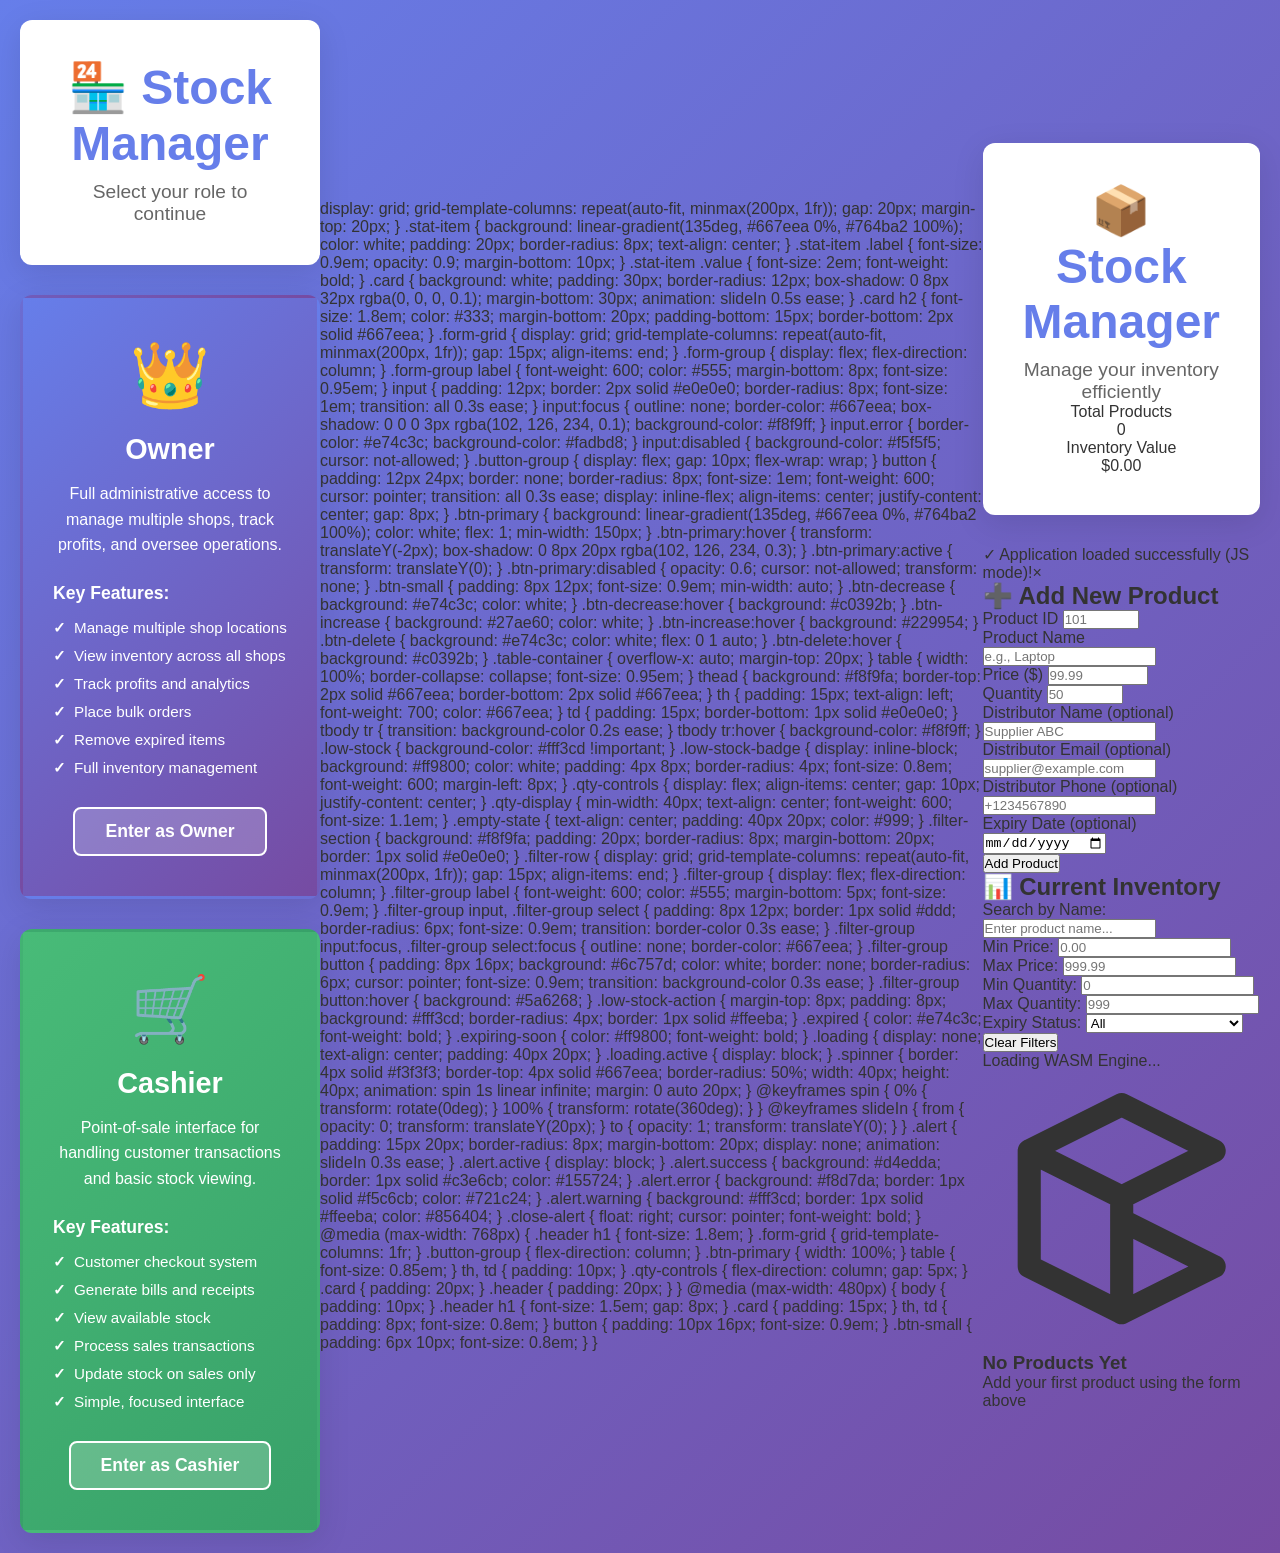
<file: index.html>
<!DOCTYPE html>
<html lang="en">
<head>
    <meta charset="UTF-8">
    <meta name="viewport" content="width=device-width, initial-scale=1.0">
    <title>Stock Manager - Role Selection</title>
    <style>
        * {
            margin: 0;
            padding: 0;
            box-sizing: border-box;
        }

        body {
            font-family: -apple-system, BlinkMacSystemFont, 'Segoe UI', 'Roboto', 'Oxygen', 'Ubuntu', 'Cantarell', sans-serif;
            background: linear-gradient(135deg, #667eea 0%, #764ba2 100%);
            min-height: 100vh;
            color: #333;
            padding: 20px;
            display: flex;
            align-items: center;
            justify-content: center;
        }

        .container {
            max-width: 800px;
            width: 100%;
        }

        .header {
            background: white;
            padding: 40px;
            border-radius: 12px;
            box-shadow: 0 8px 32px rgba(0, 0, 0, 0.1);
            margin-bottom: 30px;
            text-align: center;
            animation: slideIn 0.5s ease;
        }

        .header h1 {
            font-size: 3em;
            color: #667eea;
            margin-bottom: 10px;
            display: flex;
            align-items: center;
            justify-content: center;
            gap: 15px;
        }

        .header p {
            color: #666;
            font-size: 1.2em;
        }

        .role-selection {
            display: grid;
            grid-template-columns: repeat(auto-fit, minmax(300px, 1fr));
            gap: 30px;
        }

        .role-card {
            background: white;
            padding: 40px 30px;
            border-radius: 12px;
            box-shadow: 0 8px 32px rgba(0, 0, 0, 0.1);
            text-align: center;
            transition: all 0.3s ease;
            cursor: pointer;
            border: 3px solid transparent;
        }

        .role-card:hover {
            transform: translateY(-5px);
            box-shadow: 0 15px 40px rgba(0, 0, 0, 0.15);
            border-color: #667eea;
        }

        .role-card.owner {
            background: linear-gradient(135deg, #667eea 0%, #764ba2 100%);
            color: white;
        }

        .role-card.owner:hover {
            background: linear-gradient(135deg, #5a67d8 0%, #6b46c1 100%);
        }

        .role-card.cashier {
            background: linear-gradient(135deg, #48bb78 0%, #38a169 100%);
            color: white;
        }

        .role-card.cashier:hover {
            background: linear-gradient(135deg, #38a169 0%, #2f855a 100%);
        }

        .role-icon {
            font-size: 4em;
            margin-bottom: 20px;
        }

        .role-title {
            font-size: 1.8em;
            font-weight: bold;
            margin-bottom: 15px;
        }

        .role-description {
            font-size: 1em;
            line-height: 1.6;
            margin-bottom: 25px;
        }

        .role-features {
            text-align: left;
            margin-bottom: 25px;
        }

        .role-features h4 {
            font-size: 1.1em;
            margin-bottom: 10px;
            font-weight: 600;
        }

        .role-features ul {
            list-style: none;
            padding: 0;
        }

        .role-features li {
            padding: 5px 0;
            font-size: 0.95em;
        }

        .role-features li:before {
            content: "✓";
            color: #28a745;
            font-weight: bold;
            margin-right: 8px;
        }

        .role-card.owner .role-features li:before {
            color: #fff;
        }

        .role-card.cashier .role-features li:before {
            color: #fff;
        }

        .btn-select {
            background: rgba(255, 255, 255, 0.2);
            color: white;
            border: 2px solid white;
            padding: 12px 30px;
            border-radius: 8px;
            font-size: 1.1em;
            font-weight: 600;
            cursor: pointer;
            transition: all 0.3s ease;
            text-decoration: none;
            display: inline-block;
        }

        .btn-select:hover {
            background: white;
            color: #667eea;
        }

        .role-card.owner .btn-select:hover {
            color: #667eea;
        }

        .role-card.cashier .btn-select:hover {
            color: #48bb78;
        }

        @keyframes slideIn {
            from {
                opacity: 0;
                transform: translateY(20px);
            }
            to {
                opacity: 1;
                transform: translateY(0);
            }
        }

        @media (max-width: 768px) {
            .header h1 {
                font-size: 2.2em;
            }

            .role-selection {
                grid-template-columns: 1fr;
            }

            .role-card {
                padding: 30px 20px;
            }

            .role-icon {
                font-size: 3em;
            }

            .role-title {
                font-size: 1.5em;
            }
        }
    </style>
</head>
<body>
    <div class="container">
        <div class="header">
            <h1>🏪 Stock Manager</h1>
            <p>Select your role to continue</p>
        </div>

        <div class="role-selection">
            <div class="role-card owner" onclick="selectRole('owner')">
                <div class="role-icon">👑</div>
                <div class="role-title">Owner</div>
                <div class="role-description">
                    Full administrative access to manage multiple shops, track profits, and oversee operations.
                </div>
                <div class="role-features">
                    <h4>Key Features:</h4>
                    <ul>
                        <li>Manage multiple shop locations</li>
                        <li>View inventory across all shops</li>
                        <li>Track profits and analytics</li>
                        <li>Place bulk orders</li>
                        <li>Remove expired items</li>
                        <li>Full inventory management</li>
                    </ul>
                </div>
                <a href="owner.html" class="btn-select">Enter as Owner</a>
            </div>

            <div class="role-card cashier" onclick="selectRole('cashier')">
                <div class="role-icon">🛒</div>
                <div class="role-title">Cashier</div>
                <div class="role-description">
                    Point-of-sale interface for handling customer transactions and basic stock viewing.
                </div>
                <div class="role-features">
                    <h4>Key Features:</h4>
                    <ul>
                        <li>Customer checkout system</li>
                        <li>Generate bills and receipts</li>
                        <li>View available stock</li>
                        <li>Process sales transactions</li>
                        <li>Update stock on sales only</li>
                        <li>Simple, focused interface</li>
                    </ul>
                </div>
                <a href="cashier.html" class="btn-select">Enter as Cashier</a>
            </div>
        </div>
    </div>

    <script>
        function selectRole(role) {
            // Store the selected role in localStorage for potential future use
            localStorage.setItem('userRole', role);
        }

        // Add click animation effect
        document.querySelectorAll('.role-card').forEach(card => {
            card.addEventListener('click', function(e) {
                if (e.target.tagName !== 'A') {
                    this.style.transform = 'scale(0.95)';
                    setTimeout(() => {
                        this.style.transform = '';
                    }, 150);
                }
            });
        });
    </script>
</body>
</html>
            display: grid;
            grid-template-columns: repeat(auto-fit, minmax(200px, 1fr));
            gap: 20px;
            margin-top: 20px;
        }

        .stat-item {
            background: linear-gradient(135deg, #667eea 0%, #764ba2 100%);
            color: white;
            padding: 20px;
            border-radius: 8px;
            text-align: center;
        }

        .stat-item .label {
            font-size: 0.9em;
            opacity: 0.9;
            margin-bottom: 10px;
        }

        .stat-item .value {
            font-size: 2em;
            font-weight: bold;
        }

        .card {
            background: white;
            padding: 30px;
            border-radius: 12px;
            box-shadow: 0 8px 32px rgba(0, 0, 0, 0.1);
            margin-bottom: 30px;
            animation: slideIn 0.5s ease;
        }

        .card h2 {
            font-size: 1.8em;
            color: #333;
            margin-bottom: 20px;
            padding-bottom: 15px;
            border-bottom: 2px solid #667eea;
        }

        .form-grid {
            display: grid;
            grid-template-columns: repeat(auto-fit, minmax(200px, 1fr));
            gap: 15px;
            align-items: end;
        }

        .form-group {
            display: flex;
            flex-direction: column;
        }

        .form-group label {
            font-weight: 600;
            color: #555;
            margin-bottom: 8px;
            font-size: 0.95em;
        }

        input {
            padding: 12px;
            border: 2px solid #e0e0e0;
            border-radius: 8px;
            font-size: 1em;
            transition: all 0.3s ease;
        }

        input:focus {
            outline: none;
            border-color: #667eea;
            box-shadow: 0 0 0 3px rgba(102, 126, 234, 0.1);
            background-color: #f8f9ff;
        }

        input.error {
            border-color: #e74c3c;
            background-color: #fadbd8;
        }

        input:disabled {
            background-color: #f5f5f5;
            cursor: not-allowed;
        }

        .button-group {
            display: flex;
            gap: 10px;
            flex-wrap: wrap;
        }

        button {
            padding: 12px 24px;
            border: none;
            border-radius: 8px;
            font-size: 1em;
            font-weight: 600;
            cursor: pointer;
            transition: all 0.3s ease;
            display: inline-flex;
            align-items: center;
            justify-content: center;
            gap: 8px;
        }

        .btn-primary {
            background: linear-gradient(135deg, #667eea 0%, #764ba2 100%);
            color: white;
            flex: 1;
            min-width: 150px;
        }

        .btn-primary:hover {
            transform: translateY(-2px);
            box-shadow: 0 8px 20px rgba(102, 126, 234, 0.3);
        }

        .btn-primary:active {
            transform: translateY(0);
        }

        .btn-primary:disabled {
            opacity: 0.6;
            cursor: not-allowed;
            transform: none;
        }

        .btn-small {
            padding: 8px 12px;
            font-size: 0.9em;
            min-width: auto;
        }

        .btn-decrease {
            background: #e74c3c;
            color: white;
        }

        .btn-decrease:hover {
            background: #c0392b;
        }

        .btn-increase {
            background: #27ae60;
            color: white;
        }

        .btn-increase:hover {
            background: #229954;
        }

        .btn-delete {
            background: #e74c3c;
            color: white;
            flex: 0 1 auto;
        }

        .btn-delete:hover {
            background: #c0392b;
        }

        .table-container {
            overflow-x: auto;
            margin-top: 20px;
        }

        table {
            width: 100%;
            border-collapse: collapse;
            font-size: 0.95em;
        }

        thead {
            background: #f8f9fa;
            border-top: 2px solid #667eea;
            border-bottom: 2px solid #667eea;
        }

        th {
            padding: 15px;
            text-align: left;
            font-weight: 700;
            color: #667eea;
        }

        td {
            padding: 15px;
            border-bottom: 1px solid #e0e0e0;
        }

        tbody tr {
            transition: background-color 0.2s ease;
        }

        tbody tr:hover {
            background-color: #f8f9ff;
        }

        .low-stock {
            background-color: #fff3cd !important;
        }

        .low-stock-badge {
            display: inline-block;
            background: #ff9800;
            color: white;
            padding: 4px 8px;
            border-radius: 4px;
            font-size: 0.8em;
            font-weight: 600;
            margin-left: 8px;
        }

        .qty-controls {
            display: flex;
            align-items: center;
            gap: 10px;
            justify-content: center;
        }

        .qty-display {
            min-width: 40px;
            text-align: center;
            font-weight: 600;
            font-size: 1.1em;
        }

        .empty-state {
            text-align: center;
            padding: 40px 20px;
            color: #999;
        }

        .filter-section {
            background: #f8f9fa;
            padding: 20px;
            border-radius: 8px;
            margin-bottom: 20px;
            border: 1px solid #e0e0e0;
        }

        .filter-row {
            display: grid;
            grid-template-columns: repeat(auto-fit, minmax(200px, 1fr));
            gap: 15px;
            align-items: end;
        }

        .filter-group {
            display: flex;
            flex-direction: column;
        }

        .filter-group label {
            font-weight: 600;
            color: #555;
            margin-bottom: 5px;
            font-size: 0.9em;
        }

        .filter-group input,
        .filter-group select {
            padding: 8px 12px;
            border: 1px solid #ddd;
            border-radius: 6px;
            font-size: 0.9em;
            transition: border-color 0.3s ease;
        }

        .filter-group input:focus,
        .filter-group select:focus {
            outline: none;
            border-color: #667eea;
        }

        .filter-group button {
            padding: 8px 16px;
            background: #6c757d;
            color: white;
            border: none;
            border-radius: 6px;
            cursor: pointer;
            font-size: 0.9em;
            transition: background-color 0.3s ease;
        }

        .filter-group button:hover {
            background: #5a6268;
        }

        .low-stock-action {
            margin-top: 8px;
            padding: 8px;
            background: #fff3cd;
            border-radius: 4px;
            border: 1px solid #ffeeba;
        }

        .expired {
            color: #e74c3c;
            font-weight: bold;
        }

        .expiring-soon {
            color: #ff9800;
            font-weight: bold;
        }

        .loading {
            display: none;
            text-align: center;
            padding: 40px 20px;
        }

        .loading.active {
            display: block;
        }

        .spinner {
            border: 4px solid #f3f3f3;
            border-top: 4px solid #667eea;
            border-radius: 50%;
            width: 40px;
            height: 40px;
            animation: spin 1s linear infinite;
            margin: 0 auto 20px;
        }

        @keyframes spin {
            0% { transform: rotate(0deg); }
            100% { transform: rotate(360deg); }
        }

        @keyframes slideIn {
            from {
                opacity: 0;
                transform: translateY(20px);
            }
            to {
                opacity: 1;
                transform: translateY(0);
            }
        }

        .alert {
            padding: 15px 20px;
            border-radius: 8px;
            margin-bottom: 20px;
            display: none;
            animation: slideIn 0.3s ease;
        }

        .alert.active {
            display: block;
        }

        .alert.success {
            background: #d4edda;
            border: 1px solid #c3e6cb;
            color: #155724;
        }

        .alert.error {
            background: #f8d7da;
            border: 1px solid #f5c6cb;
            color: #721c24;
        }

        .alert.warning {
            background: #fff3cd;
            border: 1px solid #ffeeba;
            color: #856404;
        }

        .close-alert {
            float: right;
            cursor: pointer;
            font-weight: bold;
        }

        @media (max-width: 768px) {
            .header h1 {
                font-size: 1.8em;
            }

            .form-grid {
                grid-template-columns: 1fr;
            }

            .button-group {
                flex-direction: column;
            }

            .btn-primary {
                width: 100%;
            }

            table {
                font-size: 0.85em;
            }

            th, td {
                padding: 10px;
            }

            .qty-controls {
                flex-direction: column;
                gap: 5px;
            }

            .card {
                padding: 20px;
            }

            .header {
                padding: 20px;
            }
        }

        @media (max-width: 480px) {
            body {
                padding: 10px;
            }

            .header h1 {
                font-size: 1.5em;
                gap: 8px;
            }

            .card {
                padding: 15px;
            }

            th, td {
                padding: 8px;
                font-size: 0.8em;
            }

            button {
                padding: 10px 16px;
                font-size: 0.9em;
            }

            .btn-small {
                padding: 6px 10px;
                font-size: 0.8em;
            }
        }
    </style>
</head>
<body>
    <div class="container">
        <div class="header">
            <h1>📦 Stock Manager</h1>
            <p>Manage your inventory efficiently</p>
            <div class="stats-bar">
                <div class="stat-item">
                    <div class="label">Total Products</div>
                    <div class="value" id="productCount">0</div>
                </div>
                <div class="stat-item">
                    <div class="label">Inventory Value</div>
                    <div class="value" id="totalValue">$0.00</div>
                </div>
            </div>
        </div>

        <div id="alertContainer"></div>

        <div class="card">
            <h2>➕ Add New Product</h2>
            <div class="form-grid">
                <div class="form-group">
                    <label for="pId">Product ID</label>
                    <input type="number" id="pId" placeholder="101" min="1" max="999999">
                </div>
                <div class="form-group">
                    <label for="pName">Product Name</label>
                    <input type="text" id="pName" placeholder="e.g., Laptop" maxlength="63">
                </div>
                <div class="form-group">
                    <label for="pPrice">Price ($)</label>
                    <input type="number" id="pPrice" step="0.01" placeholder="99.99" min="0.01" max="999999">
                </div>
                <div class="form-group">
                    <label for="pQty">Quantity</label>
                    <input type="number" id="pQty" placeholder="50" min="0" max="999999">
                </div>
                <div class="form-group">
                    <label for="pDistName">Distributor Name (optional)</label>
                    <input type="text" id="pDistName" placeholder="Supplier ABC" maxlength="64">
                </div>
                <div class="form-group">
                    <label for="pDistEmail">Distributor Email (optional)</label>
                    <input type="email" id="pDistEmail" placeholder="supplier@example.com" maxlength="128">
                </div>
                <div class="form-group">
                    <label for="pDistPhone">Distributor Phone (optional)</label>
                    <input type="tel" id="pDistPhone" placeholder="+1234567890" maxlength="32">
                </div>
                <div class="form-group">
                    <label for="pExpiry">Expiry Date (optional)</label>
                    <input type="date" id="pExpiry" min="2024-01-01">
                </div>
                <div class="form-group">
                    <button class="btn-primary" onclick="addProduct()">Add Product</button>
                </div>
            </div>
        </div>

        <div class="card">
            <h2>📊 Current Inventory</h2>

            <!-- Filter Section -->
            <div class="filter-section">
                <div class="filter-row">
                    <div class="filter-group">
                        <label for="filterName">Search by Name:</label>
                        <input type="text" id="filterName" placeholder="Enter product name..." oninput="applyFilters()">
                    </div>
                    <div class="filter-group">
                        <label for="filterMinPrice">Min Price:</label>
                        <input type="number" id="filterMinPrice" step="0.01" placeholder="0.00" oninput="applyFilters()">
                    </div>
                    <div class="filter-group">
                        <label for="filterMaxPrice">Max Price:</label>
                        <input type="number" id="filterMaxPrice" step="0.01" placeholder="999.99" oninput="applyFilters()">
                    </div>
                    <div class="filter-group">
                        <label for="filterMinQty">Min Quantity:</label>
                        <input type="number" id="filterMinQty" placeholder="0" oninput="applyFilters()">
                    </div>
                    <div class="filter-group">
                        <label for="filterMaxQty">Max Quantity:</label>
                        <input type="number" id="filterMaxQty" placeholder="999" oninput="applyFilters()">
                    </div>
                    <div class="filter-group">
                        <label for="filterExpiry">Expiry Status:</label>
                        <select id="filterExpiry" onchange="applyFilters()">
                            <option value="">All</option>
                            <option value="expired">Expired</option>
                            <option value="expiring-soon">Expiring Soon (7 days)</option>
                            <option value="valid">Valid</option>
                        </select>
                    </div>
                    <div class="filter-group">
                        <button class="btn-small" onclick="clearFilters()">Clear Filters</button>
                    </div>
                </div>
            </div>

            <div class="loading active" id="loadingSpinner">
                <div class="spinner"></div>
                <p>Loading WASM Engine...</p>
            </div>
            <div class="table-container" id="tableContainer" style="display: none;">
                <table>
                    <thead>
                        <tr>
                            <th onclick="sortTable('id')" style="cursor: pointer;">ID ▲</th>
                            <th onclick="sortTable('name')" style="cursor: pointer;">Name ▲</th>
                            <th onclick="sortTable('price')" style="cursor: pointer;">Price ▲</th>
                            <th onclick="sortTable('quantity')" style="cursor: pointer;">Quantity ▲</th>
                            <th onclick="sortTable('expiry')" style="cursor: pointer;">Expiry Date ▲</th>
                            <th>Total Value</th>
                            <th>Distributor</th>
                            <th>Actions</th>
                        </tr>
                    </thead>
                    <tbody id="inventoryBody"></tbody>
                </table>
            </div>
            <div class="empty-state" id="emptyState" style="display: none;">
                <svg xmlns="http://www.w3.org/2000/svg" fill="none" viewBox="0 0 24 24" stroke="currentColor">
                    <path stroke-linecap="round" stroke-linejoin="round" stroke-width="2" d="M20 7l-8-4-8 4m0 0l8 4m-8-4v10l8 4m0-10l8-4m-8 4v10l8-4m0 0l-8-4" />
                </svg>
                <h3>No Products Yet</h3>
                <p>Add your first product using the form above</p>
            </div>
        </div>
    </div>

    <script>
        const inventory = [];
        const MAX_PRODUCTS = 1000;
        const LOW_STOCK_THRESHOLD = 5;

        let currentSortField = 'id';
        let currentSortDirection = 'asc';
        let filteredInventory = [];

        function isValidEmail(email) {
            if (!email) return true;
            return /^\w+([.-]?\w+)*@\w+([.-]?\w+)*\.\w{2,}$/.test(email);
        }

        function isValidPhone(phone) {
            if (!phone) return true;
            return /^[\d+()\-\s]{6,32}$/.test(phone);
        }

        function showAlert(message, type = 'success') {
            const alertContainer = document.getElementById('alertContainer');
            const alert = document.createElement('div');
            alert.className = `alert ${type} active`;
            alert.innerHTML = `${message}<span class="close-alert" onclick="this.parentElement.remove();">&times;</span>`;
            alertContainer.appendChild(alert);
            setTimeout(() => alert.classList.remove('active'), 5000);
            setTimeout(() => alert.remove(), 5500);
        }

        function clearForm() {
            document.getElementById('pId').value = '';
            document.getElementById('pName').value = '';
            document.getElementById('pPrice').value = '';
            document.getElementById('pQty').value = '';
            document.getElementById('pDistName').value = '';
            document.getElementById('pDistEmail').value = '';
            document.getElementById('pDistPhone').value = '';
            document.getElementById('pExpiry').value = '';
        }

        function clearInputErrors() {
            document.querySelectorAll('input').forEach(input => input.classList.remove('error'));
        }

        function validateForm() {
            clearInputErrors();
            const id = document.getElementById('pId');
            const name = document.getElementById('pName');
            const price = document.getElementById('pPrice');
            const qty = document.getElementById('pQty');

            let isValid = true;

            if (!id.value || id.value <= 0) {
                id.classList.add('error');
                isValid = false;
            }
            if (!name.value.trim()) {
                name.classList.add('error');
                isValid = false;
            }
            if (!price.value || price.value <= 0) {
                price.classList.add('error');
                isValid = false;
            }
            if (qty.value === '' || qty.value < 0) {
                qty.classList.add('error');
                isValid = false;
            }

            return isValid;
        }

        function getProductIndexById(id) {
            return inventory.findIndex(item => item.productId === id);
        }

        function addProduct() {
            if (!validateForm()) {
                showAlert('Please fill in all fields correctly', 'error');
                return;
            }

            if (inventory.length >= MAX_PRODUCTS) {
                showAlert('❌ Inventory is full! Maximum capacity reached.', 'error');
                return;
            }

            const id = parseInt(document.getElementById('pId').value, 10);
            const name = document.getElementById('pName').value.trim();
            const price = parseFloat(document.getElementById('pPrice').value);
            const qty = parseInt(document.getElementById('pQty').value, 10);
            const distName = document.getElementById('pDistName').value.trim();
            const distEmail = document.getElementById('pDistEmail').value.trim();
            const distPhone = document.getElementById('pDistPhone').value.trim();
            const expiryDate = document.getElementById('pExpiry').value;

            if (!isValidEmail(distEmail)) {
                showAlert('❌ Supplier email is invalid.', 'error');
                return;
            }

            if (!isValidPhone(distPhone)) {
                showAlert('❌ Supplier phone is invalid.', 'error');
                return;
            }

            if (getProductIndexById(id) !== -1) {
                showAlert('❌ Product ID already exists! Use a different ID.', 'error');
                return;
            }

            inventory.push({
                productId: id,
                name,
                price,
                quantity: qty,
                expiryDate: expiryDate || null,
                distributor: {
                    name: distName || 'Not specified',
                    email: distEmail,
                    phone: distPhone
                }
            });
            showAlert('✓ Product added successfully!', 'success');
            clearForm();
            applyFilters();
        }

        function updateStock(id, amount) {
            const idx = getProductIndexById(id);
            if (idx === -1) {
                showAlert('❌ Product not found!', 'error');
                return;
            }

            if (inventory[idx].quantity + amount < 0) {
                showAlert('❌ Insufficient stock! Cannot sell more than available.', 'warning');
                return;
            }

            inventory[idx].quantity += amount;
            applyFilters();
        }

        function sortTable(field) {
            if (currentSortField === field) {
                currentSortDirection = currentSortDirection === 'asc' ? 'desc' : 'asc';
            } else {
                currentSortField = field;
                currentSortDirection = 'asc';
            }

            // Update header indicators
            document.querySelectorAll('th').forEach(th => {
                th.textContent = th.textContent.replace(' ▲', '').replace(' ▼', '');
            });
            const currentHeader = document.querySelector(`th[onclick="sortTable('${field}')"]`);
            currentHeader.textContent += currentSortDirection === 'asc' ? ' ▲' : ' ▼';

            applyFilters();
        }

        function applyFilters() {
            const nameFilter = document.getElementById('filterName').value.toLowerCase();
            const minPrice = parseFloat(document.getElementById('filterMinPrice').value) || 0;
            const maxPrice = parseFloat(document.getElementById('filterMaxPrice').value) || Infinity;
            const minQty = parseInt(document.getElementById('filterMinQty').value) || 0;
            const maxQty = parseInt(document.getElementById('filterMaxQty').value) || Infinity;
            const expiryFilter = document.getElementById('filterExpiry').value;

            filteredInventory = inventory.filter(item => {
                // Name filter
                if (nameFilter && !item.name.toLowerCase().includes(nameFilter)) {
                    return false;
                }

                // Price filter
                if (item.price < minPrice || item.price > maxPrice) {
                    return false;
                }

                // Quantity filter
                if (item.quantity < minQty || item.quantity > maxQty) {
                    return false;
                }

                // Expiry filter
                if (expiryFilter) {
                    const today = new Date();
                    const expiryDate = item.expiryDate ? new Date(item.expiryDate) : null;

                    if (expiryFilter === 'expired' && (!expiryDate || expiryDate >= today)) {
                        return false;
                    }
                    if (expiryFilter === 'expiring-soon') {
                        const sevenDaysFromNow = new Date();
                        sevenDaysFromNow.setDate(today.getDate() + 7);
                        if (!expiryDate || expiryDate > sevenDaysFromNow || expiryDate < today) {
                            return false;
                        }
                    }
                    if (expiryFilter === 'valid' && (!expiryDate || expiryDate < today)) {
                        return false;
                    }
                }

                return true;
            });

            // Sort filtered results
            filteredInventory.sort((a, b) => {
                let aVal, bVal;

                switch (currentSortField) {
                    case 'id':
                        aVal = a.productId;
                        bVal = b.productId;
                        break;
                    case 'name':
                        aVal = a.name.toLowerCase();
                        bVal = b.name.toLowerCase();
                        break;
                    case 'price':
                        aVal = a.price;
                        bVal = b.price;
                        break;
                    case 'quantity':
                        aVal = a.quantity;
                        bVal = b.quantity;
                        break;
                    case 'expiry':
                        aVal = a.expiryDate ? new Date(a.expiryDate) : new Date('9999-12-31');
                        bVal = b.expiryDate ? new Date(b.expiryDate) : new Date('9999-12-31');
                        break;
                    default:
                        return 0;
                }

                if (aVal < bVal) return currentSortDirection === 'asc' ? -1 : 1;
                if (aVal > bVal) return currentSortDirection === 'asc' ? 1 : -1;
                return 0;
            });

            renderTable();
        }

        function clearFilters() {
            document.getElementById('filterName').value = '';
            document.getElementById('filterMinPrice').value = '';
            document.getElementById('filterMaxPrice').value = '';
            document.getElementById('filterMinQty').value = '';
            document.getElementById('filterMaxQty').value = '';
            document.getElementById('filterExpiry').value = '';
            applyFilters();
        }

        function deleteProduct(id) {
            const idx = getProductIndexById(id);
            if (idx === -1) {
                showAlert('❌ Product not found!', 'error');
                return;
            }

            if (!confirm(`⚠️ Are you sure you want to delete product ID ${id}? This cannot be undone.`)) {
                return;
            }

            inventory.splice(idx, 1);
            showAlert('✓ Product deleted successfully!', 'success');
            applyFilters();
        }

        function renderTable() {
            const tbody = document.getElementById('inventoryBody');
            const tableContainer = document.getElementById('tableContainer');
            const emptyState = document.getElementById('emptyState');

            tbody.innerHTML = '';

            if (filteredInventory.length === 0) {
                tableContainer.style.display = 'none';
                emptyState.style.display = 'block';
            } else {
                emptyState.style.display = 'none';
                tableContainer.style.display = 'block';

                filteredInventory.forEach(item => {
                    const totalValue = item.price * item.quantity;
                    const tr = document.createElement('tr');
                    if (item.quantity < LOW_STOCK_THRESHOLD) tr.className = 'low-stock';

                    const lowStockWarning = item.quantity < LOW_STOCK_THRESHOLD ? '<span class="low-stock-badge">Low Stock</span>' : '';

                    // Expiry date formatting and status
                    let expiryDisplay = 'No expiry';
                    let expiryClass = '';
                    if (item.expiryDate) {
                        const expiryDate = new Date(item.expiryDate);
                        const today = new Date();
                        const sevenDaysFromNow = new Date();
                        sevenDaysFromNow.setDate(today.getDate() + 7);

                        expiryDisplay = expiryDate.toLocaleDateString();

                        if (expiryDate < today) {
                            expiryClass = 'expired';
                            expiryDisplay += ' (Expired)';
                        } else if (expiryDate <= sevenDaysFromNow) {
                            expiryClass = 'expiring-soon';
                            expiryDisplay += ' (Expiring Soon)';
                        }
                    }

                    let distributorContact = '';
                    if (item.quantity < LOW_STOCK_THRESHOLD) {
                        distributorContact = '<div class="low-stock-action"><strong>Low stock!</strong><br>';
                        if (item.distributor.phone) {
                            distributorContact += `<a href="tel:${item.distributor.phone}" class="btn-small btn-primary" style="margin-right:6px; display:inline-block; margin-top:4px;">Call Distributor</a>`;
                        }
                        if (item.distributor.email) {
                            distributorContact += `<a href="mailto:${item.distributor.email}?subject=Restock%20request%20for%20${encodeURIComponent(item.name)}" class="btn-small btn-primary" style="display:inline-block; margin-top:4px;">Email Distributor</a>`;
                        }
                        if (!item.distributor.phone && !item.distributor.email) {
                            distributorContact += '<span style="font-size:0.85em; color:#666;">Distributor contact not provided</span>';
                        }
                        distributorContact += '</div>';
                    }

                    tr.innerHTML = `
                        <td><strong>${item.productId}</strong></td>
                        <td>${item.name}${lowStockWarning}</td>
                        <td>$${item.price.toFixed(2)}</td>
                        <td>
                            <div class="qty-controls">
                                <button class="btn-small btn-decrease" onclick="updateStock(${item.productId}, -1)" title="Decrease quantity">−</button>
                                <span class="qty-display">${item.quantity}</span>
                                <button class="btn-small btn-increase" onclick="updateStock(${item.productId}, 1)" title="Increase quantity">+</button>
                            </div>
                        </td>
                        <td class="${expiryClass}">${expiryDisplay}</td>
                        <td><strong>$${totalValue.toFixed(2)}</strong></td>
                        <td>${item.distributor.name}</td>
                        <td>
                            <button class="btn-small btn-delete" onclick="deleteProduct(${item.productId})">Delete</button>
                            ${distributorContact}
                        </td>
                    `;

                    tbody.appendChild(tr);
                });
            }

            document.getElementById('productCount').innerText = filteredInventory.length;
            const totalInventoryValue = filteredInventory.reduce((sum, item) => sum + item.price * item.quantity, 0);
            document.getElementById('totalValue').innerText = '$' + totalInventoryValue.toFixed(2);
        }

        document.addEventListener('DOMContentLoaded', () => {
            document.getElementById('loadingSpinner').classList.remove('active');
            filteredInventory = [...inventory];
            renderTable();
            showAlert('✓ Application loaded successfully (JS mode)!', 'success');
        });
    </script>
</body>
</html>
</file>
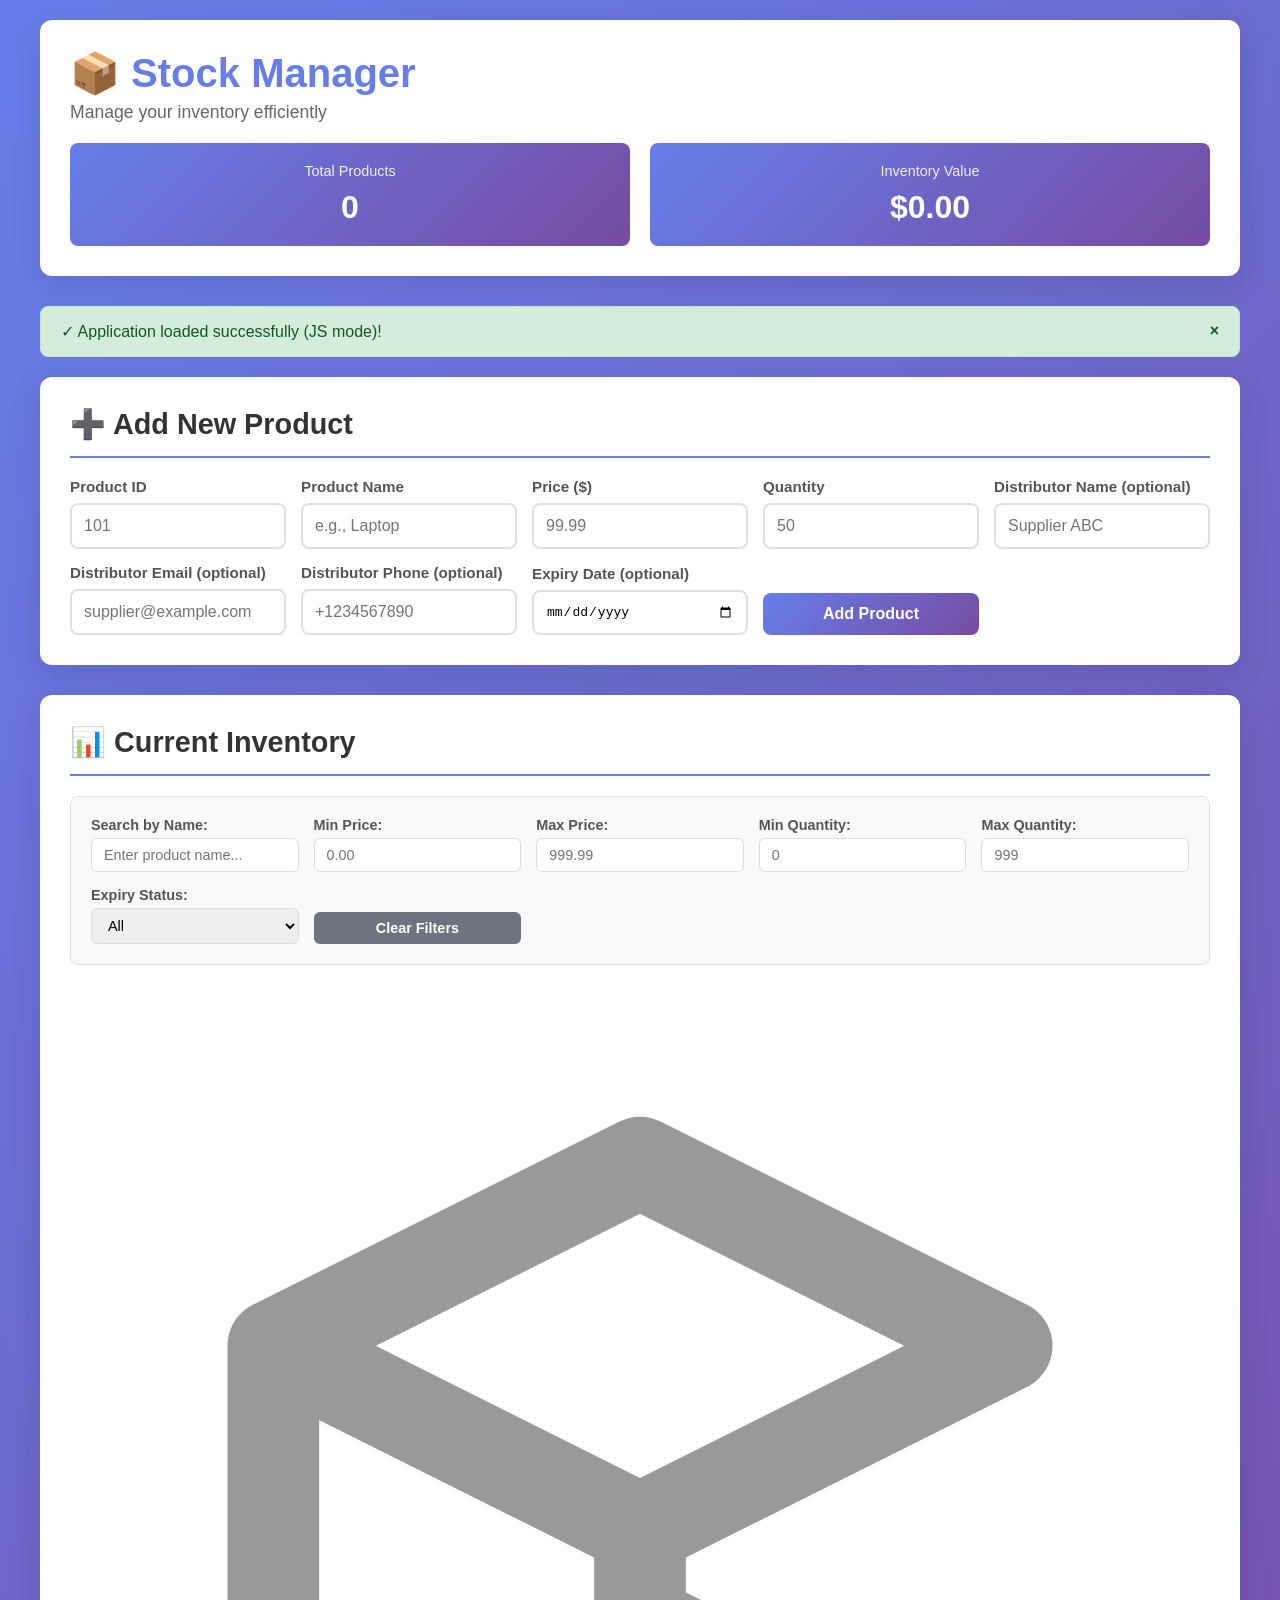
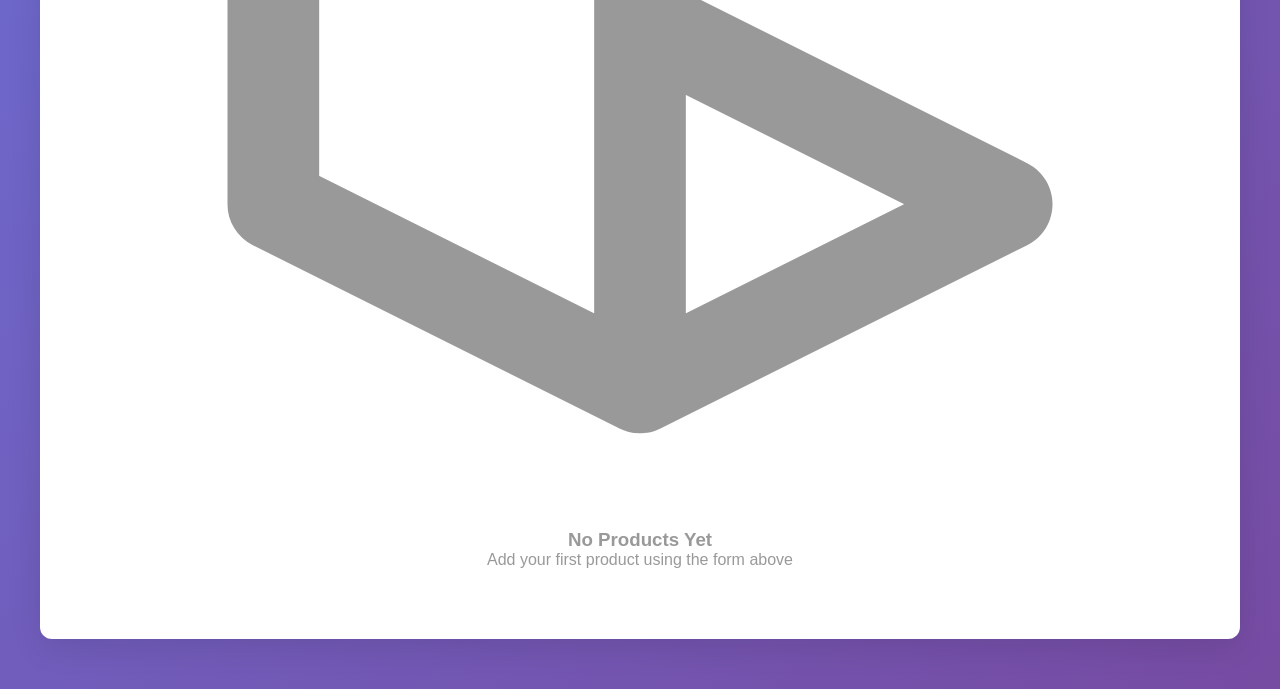
<file: docs/index.html>
<!DOCTYPE html>
<html lang="en">
<head>
    <meta charset="UTF-8">
    <meta name="viewport" content="width=device-width, initial-scale=1.0">
    <title>Stock Manager</title>
    <style>
        * {
            margin: 0;
            padding: 0;
            box-sizing: border-box;
        }

        body {
            font-family: -apple-system, BlinkMacSystemFont, 'Segoe UI', 'Roboto', 'Oxygen', 'Ubuntu', 'Cantarell', sans-serif;
            background: linear-gradient(135deg, #667eea 0%, #764ba2 100%);
            min-height: 100vh;
            color: #333;
            padding: 20px;
        }

        .container {
            max-width: 1200px;
            margin: 0 auto;
        }

        .header {
            background: white;
            padding: 30px;
            border-radius: 12px;
            box-shadow: 0 8px 32px rgba(0, 0, 0, 0.1);
            margin-bottom: 30px;
            animation: slideIn 0.5s ease;
        }

        .header h1 {
            font-size: 2.5em;
            color: #667eea;
            margin-bottom: 5px;
            display: flex;
            align-items: center;
            gap: 15px;
        }

        .header p {
            color: #666;
            font-size: 1.1em;
        }

        .stats-bar {
            display: grid;
            grid-template-columns: repeat(auto-fit, minmax(200px, 1fr));
            gap: 20px;
            margin-top: 20px;
        }

        .stat-item {
            background: linear-gradient(135deg, #667eea 0%, #764ba2 100%);
            color: white;
            padding: 20px;
            border-radius: 8px;
            text-align: center;
        }

        .stat-item .label {
            font-size: 0.9em;
            opacity: 0.9;
            margin-bottom: 10px;
        }

        .stat-item .value {
            font-size: 2em;
            font-weight: bold;
        }

        .card {
            background: white;
            padding: 30px;
            border-radius: 12px;
            box-shadow: 0 8px 32px rgba(0, 0, 0, 0.1);
            margin-bottom: 30px;
            animation: slideIn 0.5s ease;
        }

        .card h2 {
            font-size: 1.8em;
            color: #333;
            margin-bottom: 20px;
            padding-bottom: 15px;
            border-bottom: 2px solid #667eea;
        }

        .form-grid {
            display: grid;
            grid-template-columns: repeat(auto-fit, minmax(200px, 1fr));
            gap: 15px;
            align-items: end;
        }

        .form-group {
            display: flex;
            flex-direction: column;
        }

        .form-group label {
            font-weight: 600;
            color: #555;
            margin-bottom: 8px;
            font-size: 0.95em;
        }

        input {
            padding: 12px;
            border: 2px solid #e0e0e0;
            border-radius: 8px;
            font-size: 1em;
            transition: all 0.3s ease;
        }

        input:focus {
            outline: none;
            border-color: #667eea;
            box-shadow: 0 0 0 3px rgba(102, 126, 234, 0.1);
            background-color: #f8f9ff;
        }

        input.error {
            border-color: #e74c3c;
            background-color: #fadbd8;
        }

        input:disabled {
            background-color: #f5f5f5;
            cursor: not-allowed;
        }

        .button-group {
            display: flex;
            gap: 10px;
            flex-wrap: wrap;
        }

        button {
            padding: 12px 24px;
            border: none;
            border-radius: 8px;
            font-size: 1em;
            font-weight: 600;
            cursor: pointer;
            transition: all 0.3s ease;
            display: inline-flex;
            align-items: center;
            justify-content: center;
            gap: 8px;
        }

        .btn-primary {
            background: linear-gradient(135deg, #667eea 0%, #764ba2 100%);
            color: white;
            flex: 1;
            min-width: 150px;
        }

        .btn-primary:hover {
            transform: translateY(-2px);
            box-shadow: 0 8px 20px rgba(102, 126, 234, 0.3);
        }

        .btn-primary:active {
            transform: translateY(0);
        }

        .btn-primary:disabled {
            opacity: 0.6;
            cursor: not-allowed;
            transform: none;
        }

        .btn-small {
            padding: 8px 12px;
            font-size: 0.9em;
            min-width: auto;
        }

        .btn-decrease {
            background: #e74c3c;
            color: white;
        }

        .btn-decrease:hover {
            background: #c0392b;
        }

        .btn-increase {
            background: #27ae60;
            color: white;
        }

        .btn-increase:hover {
            background: #229954;
        }

        .btn-delete {
            background: #e74c3c;
            color: white;
            flex: 0 1 auto;
        }

        .btn-delete:hover {
            background: #c0392b;
        }

        .table-container {
            overflow-x: auto;
            margin-top: 20px;
        }

        table {
            width: 100%;
            border-collapse: collapse;
            font-size: 0.95em;
        }

        thead {
            background: #f8f9fa;
            border-top: 2px solid #667eea;
            border-bottom: 2px solid #667eea;
        }

        th {
            padding: 15px;
            text-align: left;
            font-weight: 700;
            color: #667eea;
        }

        td {
            padding: 15px;
            border-bottom: 1px solid #e0e0e0;
        }

        tbody tr {
            transition: background-color 0.2s ease;
        }

        tbody tr:hover {
            background-color: #f8f9ff;
        }

        .low-stock {
            background-color: #fff3cd !important;
        }

        .low-stock-badge {
            display: inline-block;
            background: #ff9800;
            color: white;
            padding: 4px 8px;
            border-radius: 4px;
            font-size: 0.8em;
            font-weight: 600;
            margin-left: 8px;
        }

        .qty-controls {
            display: flex;
            align-items: center;
            gap: 10px;
            justify-content: center;
        }

        .qty-display {
            min-width: 40px;
            text-align: center;
            font-weight: 600;
            font-size: 1.1em;
        }

        .empty-state {
            text-align: center;
            padding: 40px 20px;
            color: #999;
        }

        .filter-section {
            background: #f8f9fa;
            padding: 20px;
            border-radius: 8px;
            margin-bottom: 20px;
            border: 1px solid #e0e0e0;
        }

        .filter-row {
            display: grid;
            grid-template-columns: repeat(auto-fit, minmax(200px, 1fr));
            gap: 15px;
            align-items: end;
        }

        .filter-group {
            display: flex;
            flex-direction: column;
        }

        .filter-group label {
            font-weight: 600;
            color: #555;
            margin-bottom: 5px;
            font-size: 0.9em;
        }

        .filter-group input,
        .filter-group select {
            padding: 8px 12px;
            border: 1px solid #ddd;
            border-radius: 6px;
            font-size: 0.9em;
            transition: border-color 0.3s ease;
        }

        .filter-group input:focus,
        .filter-group select:focus {
            outline: none;
            border-color: #667eea;
        }

        .filter-group button {
            padding: 8px 16px;
            background: #6c757d;
            color: white;
            border: none;
            border-radius: 6px;
            cursor: pointer;
            font-size: 0.9em;
            transition: background-color 0.3s ease;
        }

        .filter-group button:hover {
            background: #5a6268;
        }

        .low-stock-action {
            margin-top: 8px;
            padding: 8px;
            background: #fff3cd;
            border-radius: 4px;
            border: 1px solid #ffeeba;
        }

        .expired {
            color: #e74c3c;
            font-weight: bold;
        }

        .expiring-soon {
            color: #ff9800;
            font-weight: bold;
        }

        .loading {
            display: none;
            text-align: center;
            padding: 40px 20px;
        }

        .loading.active {
            display: block;
        }

        .spinner {
            border: 4px solid #f3f3f3;
            border-top: 4px solid #667eea;
            border-radius: 50%;
            width: 40px;
            height: 40px;
            animation: spin 1s linear infinite;
            margin: 0 auto 20px;
        }

        @keyframes spin {
            0% { transform: rotate(0deg); }
            100% { transform: rotate(360deg); }
        }

        @keyframes slideIn {
            from {
                opacity: 0;
                transform: translateY(20px);
            }
            to {
                opacity: 1;
                transform: translateY(0);
            }
        }

        .alert {
            padding: 15px 20px;
            border-radius: 8px;
            margin-bottom: 20px;
            display: none;
            animation: slideIn 0.3s ease;
        }

        .alert.active {
            display: block;
        }

        .alert.success {
            background: #d4edda;
            border: 1px solid #c3e6cb;
            color: #155724;
        }

        .alert.error {
            background: #f8d7da;
            border: 1px solid #f5c6cb;
            color: #721c24;
        }

        .alert.warning {
            background: #fff3cd;
            border: 1px solid #ffeeba;
            color: #856404;
        }

        .close-alert {
            float: right;
            cursor: pointer;
            font-weight: bold;
        }

        @media (max-width: 768px) {
            .header h1 {
                font-size: 1.8em;
            }

            .form-grid {
                grid-template-columns: 1fr;
            }

            .button-group {
                flex-direction: column;
            }

            .btn-primary {
                width: 100%;
            }

            table {
                font-size: 0.85em;
            }

            th, td {
                padding: 10px;
            }

            .qty-controls {
                flex-direction: column;
                gap: 5px;
            }

            .card {
                padding: 20px;
            }

            .header {
                padding: 20px;
            }
        }

        @media (max-width: 480px) {
            body {
                padding: 10px;
            }

            .header h1 {
                font-size: 1.5em;
                gap: 8px;
            }

            .card {
                padding: 15px;
            }

            th, td {
                padding: 8px;
                font-size: 0.8em;
            }

            button {
                padding: 10px 16px;
                font-size: 0.9em;
            }

            .btn-small {
                padding: 6px 10px;
                font-size: 0.8em;
            }
        }
    </style>
</head>
<body>
    <div class="container">
        <div class="header">
            <h1>📦 Stock Manager</h1>
            <p>Manage your inventory efficiently</p>
            <div class="stats-bar">
                <div class="stat-item">
                    <div class="label">Total Products</div>
                    <div class="value" id="productCount">0</div>
                </div>
                <div class="stat-item">
                    <div class="label">Inventory Value</div>
                    <div class="value" id="totalValue">$0.00</div>
                </div>
            </div>
        </div>

        <div id="alertContainer"></div>

        <div class="card">
            <h2>➕ Add New Product</h2>
            <div class="form-grid">
                <div class="form-group">
                    <label for="pId">Product ID</label>
                    <input type="number" id="pId" placeholder="101" min="1" max="999999">
                </div>
                <div class="form-group">
                    <label for="pName">Product Name</label>
                    <input type="text" id="pName" placeholder="e.g., Laptop" maxlength="63">
                </div>
                <div class="form-group">
                    <label for="pPrice">Price ($)</label>
                    <input type="number" id="pPrice" step="0.01" placeholder="99.99" min="0.01" max="999999">
                </div>
                <div class="form-group">
                    <label for="pQty">Quantity</label>
                    <input type="number" id="pQty" placeholder="50" min="0" max="999999">
                </div>
                <div class="form-group">
                    <label for="pDistName">Distributor Name (optional)</label>
                    <input type="text" id="pDistName" placeholder="Supplier ABC" maxlength="64">
                </div>
                <div class="form-group">
                    <label for="pDistEmail">Distributor Email (optional)</label>
                    <input type="email" id="pDistEmail" placeholder="supplier@example.com" maxlength="128">
                </div>
                <div class="form-group">
                    <label for="pDistPhone">Distributor Phone (optional)</label>
                    <input type="tel" id="pDistPhone" placeholder="+1234567890" maxlength="32">
                </div>
                <div class="form-group">
                    <label for="pExpiry">Expiry Date (optional)</label>
                    <input type="date" id="pExpiry" min="2024-01-01">
                </div>
                <div class="form-group">
                    <button class="btn-primary" onclick="addProduct()">Add Product</button>
                </div>
            </div>
        </div>

        <div class="card">
            <h2>📊 Current Inventory</h2>

            <!-- Filter Section -->
            <div class="filter-section">
                <div class="filter-row">
                    <div class="filter-group">
                        <label for="filterName">Search by Name:</label>
                        <input type="text" id="filterName" placeholder="Enter product name..." oninput="applyFilters()">
                    </div>
                    <div class="filter-group">
                        <label for="filterMinPrice">Min Price:</label>
                        <input type="number" id="filterMinPrice" step="0.01" placeholder="0.00" oninput="applyFilters()">
                    </div>
                    <div class="filter-group">
                        <label for="filterMaxPrice">Max Price:</label>
                        <input type="number" id="filterMaxPrice" step="0.01" placeholder="999.99" oninput="applyFilters()">
                    </div>
                    <div class="filter-group">
                        <label for="filterMinQty">Min Quantity:</label>
                        <input type="number" id="filterMinQty" placeholder="0" oninput="applyFilters()">
                    </div>
                    <div class="filter-group">
                        <label for="filterMaxQty">Max Quantity:</label>
                        <input type="number" id="filterMaxQty" placeholder="999" oninput="applyFilters()">
                    </div>
                    <div class="filter-group">
                        <label for="filterExpiry">Expiry Status:</label>
                        <select id="filterExpiry" onchange="applyFilters()">
                            <option value="">All</option>
                            <option value="expired">Expired</option>
                            <option value="expiring-soon">Expiring Soon (7 days)</option>
                            <option value="valid">Valid</option>
                        </select>
                    </div>
                    <div class="filter-group">
                        <button class="btn-small" onclick="clearFilters()">Clear Filters</button>
                    </div>
                </div>
            </div>

            <div class="loading active" id="loadingSpinner">
                <div class="spinner"></div>
                <p>Loading WASM Engine...</p>
            </div>
            <div class="table-container" id="tableContainer" style="display: none;">
                <table>
                    <thead>
                        <tr>
                            <th onclick="sortTable('id')" style="cursor: pointer;">ID ▲</th>
                            <th onclick="sortTable('name')" style="cursor: pointer;">Name ▲</th>
                            <th onclick="sortTable('price')" style="cursor: pointer;">Price ▲</th>
                            <th onclick="sortTable('quantity')" style="cursor: pointer;">Quantity ▲</th>
                            <th onclick="sortTable('expiry')" style="cursor: pointer;">Expiry Date ▲</th>
                            <th>Total Value</th>
                            <th>Distributor</th>
                            <th>Actions</th>
                        </tr>
                    </thead>
                    <tbody id="inventoryBody"></tbody>
                </table>
            </div>
            <div class="empty-state" id="emptyState" style="display: none;">
                <svg xmlns="http://www.w3.org/2000/svg" fill="none" viewBox="0 0 24 24" stroke="currentColor">
                    <path stroke-linecap="round" stroke-linejoin="round" stroke-width="2" d="M20 7l-8-4-8 4m0 0l8 4m-8-4v10l8 4m0-10l8-4m-8 4v10l8-4m0 0l-8-4" />
                </svg>
                <h3>No Products Yet</h3>
                <p>Add your first product using the form above</p>
            </div>
        </div>
    </div>

    <script>
        const inventory = [];
        const MAX_PRODUCTS = 1000;
        const LOW_STOCK_THRESHOLD = 5;

        let currentSortField = 'id';
        let currentSortDirection = 'asc';
        let filteredInventory = [];

        function isValidEmail(email) {
            if (!email) return true;
            return /^\w+([.-]?\w+)*@\w+([.-]?\w+)*\.\w{2,}$/.test(email);
        }

        function isValidPhone(phone) {
            if (!phone) return true;
            return /^[\d+()\-\s]{6,32}$/.test(phone);
        }

        function showAlert(message, type = 'success') {
            const alertContainer = document.getElementById('alertContainer');
            const alert = document.createElement('div');
            alert.className = `alert ${type} active`;
            alert.innerHTML = `${message}<span class="close-alert" onclick="this.parentElement.remove();">&times;</span>`;
            alertContainer.appendChild(alert);
            setTimeout(() => alert.classList.remove('active'), 5000);
            setTimeout(() => alert.remove(), 5500);
        }

        function clearForm() {
            document.getElementById('pId').value = '';
            document.getElementById('pName').value = '';
            document.getElementById('pPrice').value = '';
            document.getElementById('pQty').value = '';
            document.getElementById('pDistName').value = '';
            document.getElementById('pDistEmail').value = '';
            document.getElementById('pDistPhone').value = '';
            document.getElementById('pExpiry').value = '';
        }

        function clearInputErrors() {
            document.querySelectorAll('input').forEach(input => input.classList.remove('error'));
        }

        function validateForm() {
            clearInputErrors();
            const id = document.getElementById('pId');
            const name = document.getElementById('pName');
            const price = document.getElementById('pPrice');
            const qty = document.getElementById('pQty');

            let isValid = true;

            if (!id.value || id.value <= 0) {
                id.classList.add('error');
                isValid = false;
            }
            if (!name.value.trim()) {
                name.classList.add('error');
                isValid = false;
            }
            if (!price.value || price.value <= 0) {
                price.classList.add('error');
                isValid = false;
            }
            if (qty.value === '' || qty.value < 0) {
                qty.classList.add('error');
                isValid = false;
            }

            return isValid;
        }

        function getProductIndexById(id) {
            return inventory.findIndex(item => item.productId === id);
        }

        function addProduct() {
            if (!validateForm()) {
                showAlert('Please fill in all fields correctly', 'error');
                return;
            }

            if (inventory.length >= MAX_PRODUCTS) {
                showAlert('❌ Inventory is full! Maximum capacity reached.', 'error');
                return;
            }

            const id = parseInt(document.getElementById('pId').value, 10);
            const name = document.getElementById('pName').value.trim();
            const price = parseFloat(document.getElementById('pPrice').value);
            const qty = parseInt(document.getElementById('pQty').value, 10);
            const distName = document.getElementById('pDistName').value.trim();
            const distEmail = document.getElementById('pDistEmail').value.trim();
            const distPhone = document.getElementById('pDistPhone').value.trim();
            const expiryDate = document.getElementById('pExpiry').value;

            if (!isValidEmail(distEmail)) {
                showAlert('❌ Supplier email is invalid.', 'error');
                return;
            }

            if (!isValidPhone(distPhone)) {
                showAlert('❌ Supplier phone is invalid.', 'error');
                return;
            }

            if (getProductIndexById(id) !== -1) {
                showAlert('❌ Product ID already exists! Use a different ID.', 'error');
                return;
            }

            inventory.push({
                productId: id,
                name,
                price,
                quantity: qty,
                expiryDate: expiryDate || null,
                distributor: {
                    name: distName || 'Not specified',
                    email: distEmail,
                    phone: distPhone
                }
            });
            showAlert('✓ Product added successfully!', 'success');
            clearForm();
            applyFilters();
        }

        function updateStock(id, amount) {
            const idx = getProductIndexById(id);
            if (idx === -1) {
                showAlert('❌ Product not found!', 'error');
                return;
            }

            if (inventory[idx].quantity + amount < 0) {
                showAlert('❌ Insufficient stock! Cannot sell more than available.', 'warning');
                return;
            }

            inventory[idx].quantity += amount;
            applyFilters();
        }

        function sortTable(field) {
            if (currentSortField === field) {
                currentSortDirection = currentSortDirection === 'asc' ? 'desc' : 'asc';
            } else {
                currentSortField = field;
                currentSortDirection = 'asc';
            }

            // Update header indicators
            document.querySelectorAll('th').forEach(th => {
                th.textContent = th.textContent.replace(' ▲', '').replace(' ▼', '');
            });
            const currentHeader = document.querySelector(`th[onclick="sortTable('${field}')"]`);
            currentHeader.textContent += currentSortDirection === 'asc' ? ' ▲' : ' ▼';

            applyFilters();
        }

        function applyFilters() {
            const nameFilter = document.getElementById('filterName').value.toLowerCase();
            const minPrice = parseFloat(document.getElementById('filterMinPrice').value) || 0;
            const maxPrice = parseFloat(document.getElementById('filterMaxPrice').value) || Infinity;
            const minQty = parseInt(document.getElementById('filterMinQty').value) || 0;
            const maxQty = parseInt(document.getElementById('filterMaxQty').value) || Infinity;
            const expiryFilter = document.getElementById('filterExpiry').value;

            filteredInventory = inventory.filter(item => {
                // Name filter
                if (nameFilter && !item.name.toLowerCase().includes(nameFilter)) {
                    return false;
                }

                // Price filter
                if (item.price < minPrice || item.price > maxPrice) {
                    return false;
                }

                // Quantity filter
                if (item.quantity < minQty || item.quantity > maxQty) {
                    return false;
                }

                // Expiry filter
                if (expiryFilter) {
                    const today = new Date();
                    const expiryDate = item.expiryDate ? new Date(item.expiryDate) : null;

                    if (expiryFilter === 'expired' && (!expiryDate || expiryDate >= today)) {
                        return false;
                    }
                    if (expiryFilter === 'expiring-soon') {
                        const sevenDaysFromNow = new Date();
                        sevenDaysFromNow.setDate(today.getDate() + 7);
                        if (!expiryDate || expiryDate > sevenDaysFromNow || expiryDate < today) {
                            return false;
                        }
                    }
                    if (expiryFilter === 'valid' && (!expiryDate || expiryDate < today)) {
                        return false;
                    }
                }

                return true;
            });

            // Sort filtered results
            filteredInventory.sort((a, b) => {
                let aVal, bVal;

                switch (currentSortField) {
                    case 'id':
                        aVal = a.productId;
                        bVal = b.productId;
                        break;
                    case 'name':
                        aVal = a.name.toLowerCase();
                        bVal = b.name.toLowerCase();
                        break;
                    case 'price':
                        aVal = a.price;
                        bVal = b.price;
                        break;
                    case 'quantity':
                        aVal = a.quantity;
                        bVal = b.quantity;
                        break;
                    case 'expiry':
                        aVal = a.expiryDate ? new Date(a.expiryDate) : new Date('9999-12-31');
                        bVal = b.expiryDate ? new Date(b.expiryDate) : new Date('9999-12-31');
                        break;
                    default:
                        return 0;
                }

                if (aVal < bVal) return currentSortDirection === 'asc' ? -1 : 1;
                if (aVal > bVal) return currentSortDirection === 'asc' ? 1 : -1;
                return 0;
            });

            renderTable();
        }

        function clearFilters() {
            document.getElementById('filterName').value = '';
            document.getElementById('filterMinPrice').value = '';
            document.getElementById('filterMaxPrice').value = '';
            document.getElementById('filterMinQty').value = '';
            document.getElementById('filterMaxQty').value = '';
            document.getElementById('filterExpiry').value = '';
            applyFilters();
        }

        function deleteProduct(id) {
            const idx = getProductIndexById(id);
            if (idx === -1) {
                showAlert('❌ Product not found!', 'error');
                return;
            }

            if (!confirm(`⚠️ Are you sure you want to delete product ID ${id}? This cannot be undone.`)) {
                return;
            }

            inventory.splice(idx, 1);
            showAlert('✓ Product deleted successfully!', 'success');
            applyFilters();
        }

        function renderTable() {
            const tbody = document.getElementById('inventoryBody');
            const tableContainer = document.getElementById('tableContainer');
            const emptyState = document.getElementById('emptyState');

            tbody.innerHTML = '';

            if (filteredInventory.length === 0) {
                tableContainer.style.display = 'none';
                emptyState.style.display = 'block';
            } else {
                emptyState.style.display = 'none';
                tableContainer.style.display = 'block';

                filteredInventory.forEach(item => {
                    const totalValue = item.price * item.quantity;
                    const tr = document.createElement('tr');
                    if (item.quantity < LOW_STOCK_THRESHOLD) tr.className = 'low-stock';

                    const lowStockWarning = item.quantity < LOW_STOCK_THRESHOLD ? '<span class="low-stock-badge">Low Stock</span>' : '';

                    // Expiry date formatting and status
                    let expiryDisplay = 'No expiry';
                    let expiryClass = '';
                    if (item.expiryDate) {
                        const expiryDate = new Date(item.expiryDate);
                        const today = new Date();
                        const sevenDaysFromNow = new Date();
                        sevenDaysFromNow.setDate(today.getDate() + 7);

                        expiryDisplay = expiryDate.toLocaleDateString();

                        if (expiryDate < today) {
                            expiryClass = 'expired';
                            expiryDisplay += ' (Expired)';
                        } else if (expiryDate <= sevenDaysFromNow) {
                            expiryClass = 'expiring-soon';
                            expiryDisplay += ' (Expiring Soon)';
                        }
                    }

                    let distributorContact = '';
                    if (item.quantity < LOW_STOCK_THRESHOLD) {
                        distributorContact = '<div class="low-stock-action"><strong>Low stock!</strong><br>';
                        if (item.distributor.phone) {
                            distributorContact += `<a href="tel:${item.distributor.phone}" class="btn-small btn-primary" style="margin-right:6px; display:inline-block; margin-top:4px;">Call Distributor</a>`;
                        }
                        if (item.distributor.email) {
                            distributorContact += `<a href="mailto:${item.distributor.email}?subject=Restock%20request%20for%20${encodeURIComponent(item.name)}" class="btn-small btn-primary" style="display:inline-block; margin-top:4px;">Email Distributor</a>`;
                        }
                        if (!item.distributor.phone && !item.distributor.email) {
                            distributorContact += '<span style="font-size:0.85em; color:#666;">Distributor contact not provided</span>';
                        }
                        distributorContact += '</div>';
                    }

                    tr.innerHTML = `
                        <td><strong>${item.productId}</strong></td>
                        <td>${item.name}${lowStockWarning}</td>
                        <td>$${item.price.toFixed(2)}</td>
                        <td>
                            <div class="qty-controls">
                                <button class="btn-small btn-decrease" onclick="updateStock(${item.productId}, -1)" title="Decrease quantity">−</button>
                                <span class="qty-display">${item.quantity}</span>
                                <button class="btn-small btn-increase" onclick="updateStock(${item.productId}, 1)" title="Increase quantity">+</button>
                            </div>
                        </td>
                        <td class="${expiryClass}">${expiryDisplay}</td>
                        <td><strong>$${totalValue.toFixed(2)}</strong></td>
                        <td>${item.distributor.name}</td>
                        <td>
                            <button class="btn-small btn-delete" onclick="deleteProduct(${item.productId})">Delete</button>
                            ${distributorContact}
                        </td>
                    `;

                    tbody.appendChild(tr);
                });
            }

            document.getElementById('productCount').innerText = filteredInventory.length;
            const totalInventoryValue = filteredInventory.reduce((sum, item) => sum + item.price * item.quantity, 0);
            document.getElementById('totalValue').innerText = '$' + totalInventoryValue.toFixed(2);
        }

        document.addEventListener('DOMContentLoaded', () => {
            document.getElementById('loadingSpinner').classList.remove('active');
            filteredInventory = [...inventory];
            renderTable();
            showAlert('✓ Application loaded successfully (JS mode)!', 'success');
        });
    </script>
</body>
</html>
</file>
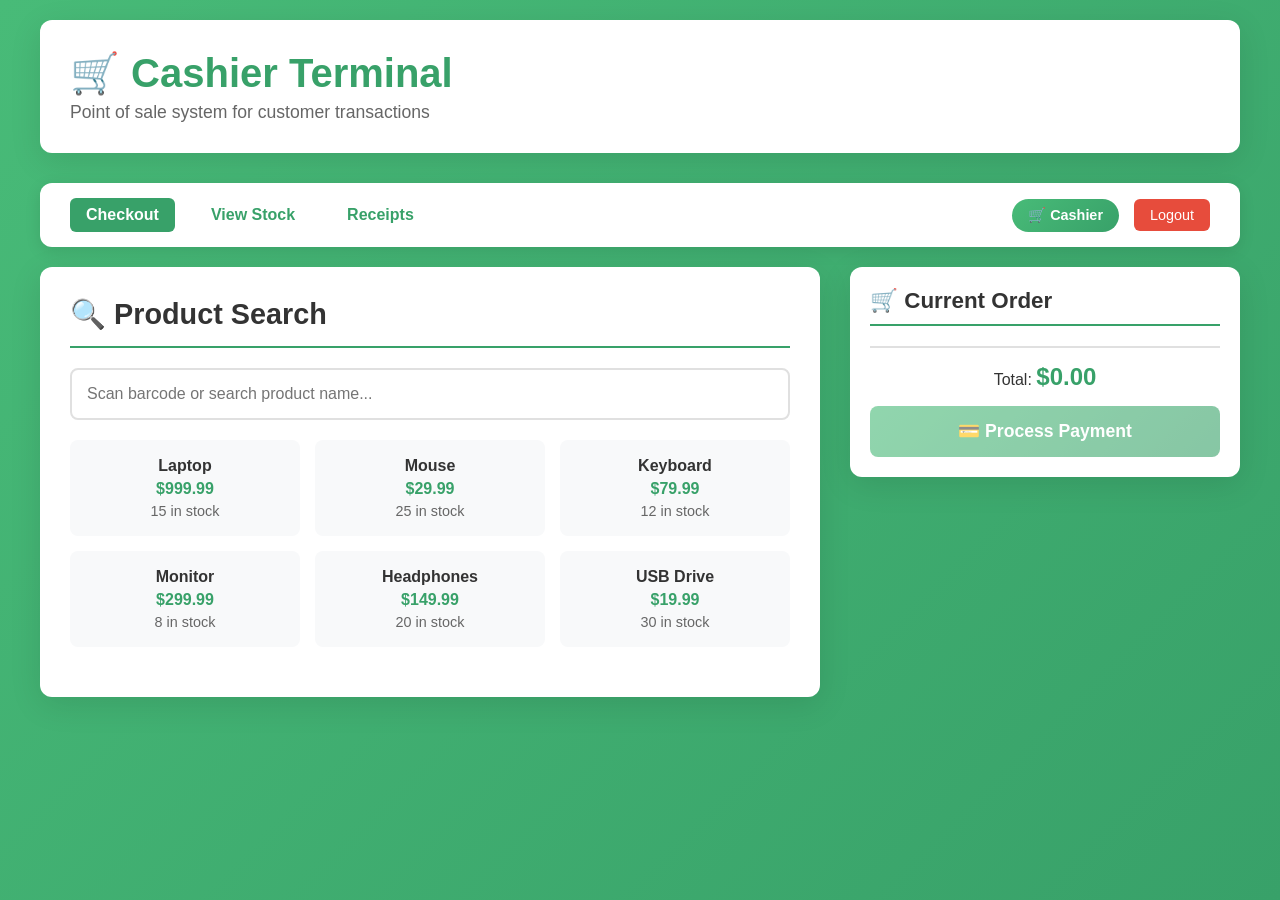
<file: cashier.html>
<!DOCTYPE html>
<html lang="en">
<head>
    <meta charset="UTF-8">
    <meta name="viewport" content="width=device-width, initial-scale=1.0">
    <title>Stock Manager - Cashier</title>
    <style>
        * {
            margin: 0;
            padding: 0;
            box-sizing: border-box;
        }

        body {
            font-family: -apple-system, BlinkMacSystemFont, 'Segoe UI', 'Roboto', 'Oxygen', 'Ubuntu', 'Cantarell', sans-serif;
            background: linear-gradient(135deg, #48bb78 0%, #38a169 100%);
            min-height: 100vh;
            color: #333;
            padding: 20px;
        }

        .container {
            max-width: 1200px;
            margin: 0 auto;
        }

        .header {
            background: white;
            padding: 30px;
            border-radius: 12px;
            box-shadow: 0 8px 32px rgba(0, 0, 0, 0.1);
            margin-bottom: 30px;
            animation: slideIn 0.5s ease;
        }

        .header h1 {
            font-size: 2.5em;
            color: #38a169;
            margin-bottom: 5px;
            display: flex;
            align-items: center;
            gap: 15px;
        }

        .header p {
            color: #666;
            font-size: 1.1em;
        }

        .nav-bar {
            background: white;
            padding: 15px 30px;
            border-radius: 12px;
            box-shadow: 0 4px 16px rgba(0, 0, 0, 0.1);
            margin-bottom: 20px;
            display: flex;
            justify-content: space-between;
            align-items: center;
        }

        .nav-links {
            display: flex;
            gap: 20px;
        }

        .nav-links a {
            color: #38a169;
            text-decoration: none;
            font-weight: 600;
            padding: 8px 16px;
            border-radius: 6px;
            transition: all 0.3s ease;
        }

        .nav-links a:hover,
        .nav-links a.active {
            background: #38a169;
            color: white;
        }

        .user-info {
            display: flex;
            align-items: center;
            gap: 15px;
        }

        .user-role {
            background: linear-gradient(135deg, #48bb78 0%, #38a169 100%);
            color: white;
            padding: 8px 16px;
            border-radius: 20px;
            font-size: 0.9em;
            font-weight: 600;
        }

        .checkout-layout {
            display: grid;
            grid-template-columns: 2fr 1fr;
            gap: 30px;
        }

        .main-panel {
            display: flex;
            flex-direction: column;
            gap: 20px;
        }

        .card {
            background: white;
            padding: 30px;
            border-radius: 12px;
            box-shadow: 0 8px 32px rgba(0, 0, 0, 0.1);
            animation: slideIn 0.5s ease;
        }

        .card h2 {
            font-size: 1.8em;
            color: #333;
            margin-bottom: 20px;
            padding-bottom: 15px;
            border-bottom: 2px solid #38a169;
            display: flex;
            align-items: center;
            gap: 10px;
        }

        .product-search {
            margin-bottom: 20px;
        }

        .search-input {
            width: 100%;
            padding: 15px;
            border: 2px solid #e0e0e0;
            border-radius: 8px;
            font-size: 1em;
            transition: border-color 0.3s ease;
        }

        .search-input:focus {
            outline: none;
            border-color: #38a169;
        }

        .product-grid {
            display: grid;
            grid-template-columns: repeat(auto-fill, minmax(200px, 1fr));
            gap: 15px;
            max-height: 400px;
            overflow-y: auto;
            margin-bottom: 20px;
        }

        .product-item {
            background: #f8f9fa;
            padding: 15px;
            border-radius: 8px;
            border: 2px solid transparent;
            cursor: pointer;
            transition: all 0.3s ease;
            text-align: center;
        }

        .product-item:hover {
            border-color: #38a169;
            background: #e8f5e8;
        }

        .product-item.selected {
            border-color: #38a169;
            background: #d4edda;
        }

        .product-name {
            font-weight: 600;
            margin-bottom: 5px;
        }

        .product-price {
            color: #38a169;
            font-weight: bold;
        }

        .product-stock {
            font-size: 0.9em;
            color: #666;
            margin-top: 5px;
        }

        .cart-panel {
            background: white;
            padding: 20px;
            border-radius: 12px;
            box-shadow: 0 8px 32px rgba(0, 0, 0, 0.1);
            height: fit-content;
        }

        .cart-panel h3 {
            font-size: 1.4em;
            color: #333;
            margin-bottom: 15px;
            padding-bottom: 10px;
            border-bottom: 2px solid #38a169;
        }

        .cart-item {
            display: flex;
            justify-content: space-between;
            align-items: center;
            padding: 10px 0;
            border-bottom: 1px solid #e0e0e0;
        }

        .cart-item:last-child {
            border-bottom: none;
        }

        .cart-item-info {
            flex: 1;
        }

        .cart-item-name {
            font-weight: 600;
        }

        .cart-item-price {
            color: #38a169;
            font-size: 0.9em;
        }

        .cart-controls {
            display: flex;
            align-items: center;
            gap: 10px;
        }

        .qty-btn {
            background: #38a169;
            color: white;
            border: none;
            width: 30px;
            height: 30px;
            border-radius: 50%;
            cursor: pointer;
            display: flex;
            align-items: center;
            justify-content: center;
            font-weight: bold;
        }

        .qty-display {
            min-width: 40px;
            text-align: center;
            font-weight: 600;
        }

        .remove-btn {
            background: #e74c3c;
            color: white;
            border: none;
            padding: 5px 10px;
            border-radius: 4px;
            cursor: pointer;
            font-size: 0.8em;
        }

        .cart-total {
            margin-top: 20px;
            padding-top: 15px;
            border-top: 2px solid #e0e0e0;
            text-align: center;
        }

        .total-amount {
            font-size: 1.5em;
            font-weight: bold;
            color: #38a169;
        }

        .checkout-btn {
            width: 100%;
            background: linear-gradient(135deg, #48bb78 0%, #38a169 100%);
            color: white;
            border: none;
            padding: 15px;
            border-radius: 8px;
            font-size: 1.1em;
            font-weight: 600;
            cursor: pointer;
            margin-top: 15px;
            transition: all 0.3s ease;
        }

        .checkout-btn:hover {
            transform: translateY(-2px);
            box-shadow: 0 8px 20px rgba(56, 178, 169, 0.3);
        }

        .checkout-btn:disabled {
            opacity: 0.6;
            cursor: not-allowed;
            transform: none;
        }

        .receipt-modal {
            display: none;
            position: fixed;
            top: 0;
            left: 0;
            width: 100%;
            height: 100%;
            background: rgba(0, 0, 0, 0.5);
            z-index: 1000;
            animation: fadeIn 0.3s ease;
        }

        .receipt-content {
            position: absolute;
            top: 50%;
            left: 50%;
            transform: translate(-50%, -50%);
            background: white;
            padding: 30px;
            border-radius: 12px;
            max-width: 400px;
            width: 90%;
            max-height: 80vh;
            overflow-y: auto;
        }

        .receipt-header {
            text-align: center;
            margin-bottom: 20px;
            border-bottom: 2px solid #38a169;
            padding-bottom: 15px;
        }

        .receipt-title {
            font-size: 1.5em;
            color: #38a169;
            margin-bottom: 5px;
        }

        .receipt-date {
            color: #666;
            font-size: 0.9em;
        }

        .receipt-item {
            display: flex;
            justify-content: space-between;
            padding: 8px 0;
            border-bottom: 1px solid #e0e0e0;
        }

        .receipt-total {
            margin-top: 15px;
            padding-top: 15px;
            border-top: 2px solid #38a169;
            text-align: center;
            font-size: 1.2em;
            font-weight: bold;
            color: #38a169;
        }

        .receipt-actions {
            margin-top: 20px;
            display: flex;
            gap: 10px;
        }

        .btn-secondary {
            flex: 1;
            background: #6c757d;
            color: white;
            border: none;
            padding: 12px;
            border-radius: 6px;
            cursor: pointer;
            font-weight: 600;
        }

        .btn-primary {
            flex: 1;
            background: #38a169;
            color: white;
            border: none;
            padding: 12px;
            border-radius: 6px;
            cursor: pointer;
            font-weight: 600;
        }

        @keyframes slideIn {
            from {
                opacity: 0;
                transform: translateY(20px);
            }
            to {
                opacity: 1;
                transform: translateY(0);
            }
        }

        @keyframes fadeIn {
            from { opacity: 0; }
            to { opacity: 1; }
        }

        @media (max-width: 768px) {
            .checkout-layout {
                grid-template-columns: 1fr;
            }

            .nav-bar {
                flex-direction: column;
                gap: 15px;
            }

            .nav-links {
                justify-content: center;
            }

            .product-grid {
                grid-template-columns: repeat(auto-fill, minmax(150px, 1fr));
            }

            .card {
                padding: 20px;
            }
        }
    </style>
</head>
<body>
    <div class="container">
        <div class="header">
            <h1>🛒 Cashier Terminal</h1>
            <p>Point of sale system for customer transactions</p>
        </div>

        <div class="nav-bar">
            <div class="nav-links">
                <a href="#checkout" class="active">Checkout</a>
                <a href="#inventory">View Stock</a>
                <a href="#receipts">Receipts</a>
            </div>
            <div class="user-info">
                <span class="user-role">🛒 Cashier</span>
                <a href="index.html" style="background: #e74c3c; color: white; padding: 8px 16px; border-radius: 6px; text-decoration: none; font-size: 0.9em;">Logout</a>
            </div>
        </div>

        <div class="checkout-layout">
            <div class="main-panel">
                <div class="card">
                    <h2>🔍 Product Search</h2>
                    <div class="product-search">
                        <input type="text" class="search-input" id="productSearch" placeholder="Scan barcode or search product name..." oninput="searchProducts()">
                    </div>

                    <div class="product-grid" id="productGrid">
                        <!-- Products will be populated here -->
                    </div>
                </div>
            </div>

            <div class="cart-panel">
                <h3>🛒 Current Order</h3>
                <div id="cartItems">
                    <!-- Cart items will be populated here -->
                </div>

                <div class="cart-total">
                    <div>Total: <span class="total-amount" id="cartTotal">$0.00</span></div>
                </div>

                <button class="checkout-btn" id="checkoutBtn" onclick="processCheckout()" disabled>
                    💳 Process Payment
                </button>
            </div>
        </div>
    </div>

    <!-- Receipt Modal -->
    <div class="receipt-modal" id="receiptModal">
        <div class="receipt-content">
            <div class="receipt-header">
                <div class="receipt-title">🧾 Receipt</div>
                <div class="receipt-date" id="receiptDate"></div>
            </div>

            <div id="receiptItems">
                <!-- Receipt items will be populated here -->
            </div>

            <div class="receipt-total">
                Total: <span id="receiptTotal"></span>
            </div>

            <div class="receipt-actions">
                <button class="btn-secondary" onclick="printReceipt()">🖨️ Print</button>
                <button class="btn-primary" onclick="closeReceipt()">✓ Done</button>
            </div>
        </div>
    </div>

    <script>
        // Mock product data
        const products = [
            { id: 1, name: 'Laptop', price: 999.99, stock: 15, barcode: '123456789' },
            { id: 2, name: 'Mouse', price: 29.99, stock: 25, barcode: '987654321' },
            { id: 3, name: 'Keyboard', price: 79.99, stock: 12, barcode: '456789123' },
            { id: 4, name: 'Monitor', price: 299.99, stock: 8, barcode: '789123456' },
            { id: 5, name: 'Headphones', price: 149.99, stock: 20, barcode: '321654987' },
            { id: 6, name: 'USB Drive', price: 19.99, stock: 30, barcode: '654987321' }
        ];

        let cart = [];
        let currentReceipt = null;

        function searchProducts() {
            const query = document.getElementById('productSearch').value.toLowerCase();
            const filtered = products.filter(product =>
                product.name.toLowerCase().includes(query) ||
                product.barcode.includes(query)
            );
            renderProducts(filtered);
        }

        function renderProducts(productList) {
            const grid = document.getElementById('productGrid');
            grid.innerHTML = '';

            productList.forEach(product => {
                const item = document.createElement('div');
                item.className = 'product-item';
                item.onclick = () => addToCart(product.id);

                const stockStatus = product.stock > 0 ? `${product.stock} in stock` : 'Out of stock';
                const stockClass = product.stock > 0 ? '' : ' style="color: #e74c3c;"';

                item.innerHTML = `
                    <div class="product-name">${product.name}</div>
                    <div class="product-price">$${product.price.toFixed(2)}</div>
                    <div class="product-stock"${stockClass}>${stockStatus}</div>
                `;

                if (product.stock === 0) {
                    item.style.opacity = '0.6';
                    item.style.cursor = 'not-allowed';
                }

                grid.appendChild(item);
            });
        }

        function addToCart(productId) {
            const product = products.find(p => p.id === productId);
            if (!product || product.stock === 0) return;

            const existing = cart.find(item => item.id === productId);
            if (existing) {
                if (existing.quantity < product.stock) {
                    existing.quantity++;
                } else {
                    alert('Not enough stock available!');
                    return;
                }
            } else {
                cart.push({
                    id: product.id,
                    name: product.name,
                    price: product.price,
                    quantity: 1
                });
            }

            updateCart();
        }

        function updateCart() {
            const cartContainer = document.getElementById('cartItems');
            cartContainer.innerHTML = '';

            if (cart.length === 0) {
                cartContainer.innerHTML = '<p style="text-align: center; color: #666; padding: 20px;">No items in cart</p>';
            } else {
                cart.forEach((item, index) => {
                    const itemDiv = document.createElement('div');
                    itemDiv.className = 'cart-item';
                    itemDiv.innerHTML = `
                        <div class="cart-item-info">
                            <div class="cart-item-name">${item.name}</div>
                            <div class="cart-item-price">$${item.price.toFixed(2)} each</div>
                        </div>
                        <div class="cart-controls">
                            <button class="qty-btn" onclick="changeQuantity(${index}, -1)">−</button>
                            <span class="qty-display">${item.quantity}</span>
                            <button class="qty-btn" onclick="changeQuantity(${index}, 1)">+</button>
                            <button class="remove-btn" onclick="removeFromCart(${index})">×</button>
                        </div>
                    `;
                    cartContainer.appendChild(itemDiv);
                });
            }

            updateTotal();
        }

        function changeQuantity(index, delta) {
            const item = cart[index];
            const product = products.find(p => p.id === item.id);

            item.quantity += delta;

            if (item.quantity <= 0) {
                cart.splice(index, 1);
            } else if (item.quantity > product.stock) {
                item.quantity = product.stock;
                alert('Maximum available stock reached!');
            }

            updateCart();
        }

        function removeFromCart(index) {
            cart.splice(index, 1);
            updateCart();
        }

        function updateTotal() {
            const total = cart.reduce((sum, item) => sum + (item.price * item.quantity), 0);
            document.getElementById('cartTotal').textContent = `$${total.toFixed(2)}`;
            document.getElementById('checkoutBtn').disabled = cart.length === 0;
        }

        function processCheckout() {
            if (cart.length === 0) return;

            // Update stock levels
            cart.forEach(item => {
                const product = products.find(p => p.id === item.id);
                product.stock -= item.quantity;
            });

            // Generate receipt
            currentReceipt = {
                items: [...cart],
                total: cart.reduce((sum, item) => sum + (item.price * item.quantity), 0),
                date: new Date().toLocaleString()
            };

            // Clear cart
            cart = [];
            updateCart();
            renderProducts(products);

            // Show receipt
            showReceipt();
        }

        function showReceipt() {
            document.getElementById('receiptModal').style.display = 'block';
            document.getElementById('receiptDate').textContent = currentReceipt.date;

            const receiptItems = document.getElementById('receiptItems');
            receiptItems.innerHTML = '';

            currentReceipt.items.forEach(item => {
                const itemDiv = document.createElement('div');
                itemDiv.className = 'receipt-item';
                itemDiv.innerHTML = `
                    <span>${item.name} × ${item.quantity}</span>
                    <span>$${(item.price * item.quantity).toFixed(2)}</span>
                `;
                receiptItems.appendChild(itemDiv);
            });

            document.getElementById('receiptTotal').textContent = `$${currentReceipt.total.toFixed(2)}`;
        }

        function closeReceipt() {
            document.getElementById('receiptModal').style.display = 'none';
            currentReceipt = null;
        }

        function printReceipt() {
            window.print();
        }

        // Initialize
        document.addEventListener('DOMContentLoaded', () => {
            renderProducts(products);
        });

        // Keyboard shortcuts
        document.addEventListener('keydown', (e) => {
            if (e.key === 'Enter' && document.activeElement.id === 'productSearch') {
                const query = document.getElementById('productSearch').value;
                if (query) {
                    // Try to find exact barcode match
                    const product = products.find(p => p.barcode === query);
                    if (product) {
                        addToCart(product.id);
                        document.getElementById('productSearch').value = '';
                        searchProducts();
                    }
                }
            }
        });
    </script>
</body>
</html>
</file>
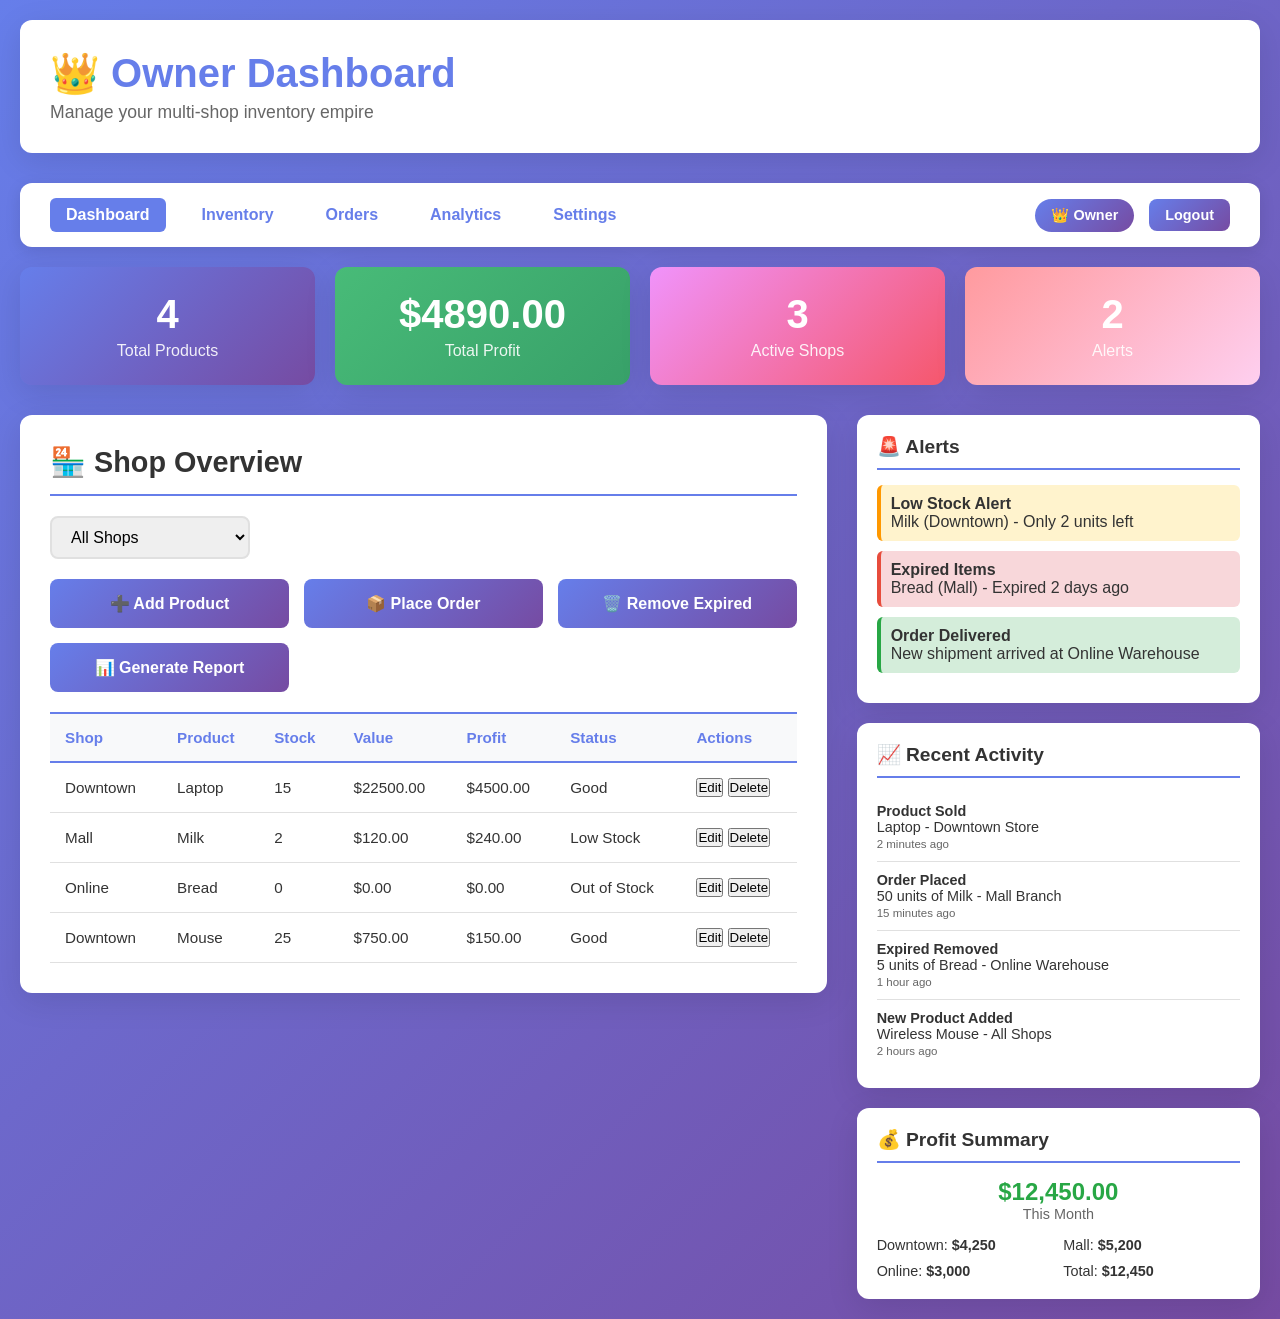
<file: owner.html>
<!DOCTYPE html>
<html lang="en">
<head>
    <meta charset="UTF-8">
    <meta name="viewport" content="width=device-width, initial-scale=1.0">
    <title>Stock Manager - Owner Dashboard</title>
    <style>
        * {
            margin: 0;
            padding: 0;
            box-sizing: border-box;
        }

        body {
            font-family: -apple-system, BlinkMacSystemFont, 'Segoe UI', 'Roboto', 'Oxygen', 'Ubuntu', 'Cantarell', sans-serif;
            background: linear-gradient(135deg, #667eea 0%, #764ba2 100%);
            min-height: 100vh;
            color: #333;
            padding: 20px;
        }

        .container {
            max-width: 1400px;
            margin: 0 auto;
        }

        .header {
            background: white;
            padding: 30px;
            border-radius: 12px;
            box-shadow: 0 8px 32px rgba(0, 0, 0, 0.1);
            margin-bottom: 30px;
            animation: slideIn 0.5s ease;
        }

        .header h1 {
            font-size: 2.5em;
            color: #667eea;
            margin-bottom: 5px;
            display: flex;
            align-items: center;
            gap: 15px;
        }

        .header p {
            color: #666;
            font-size: 1.1em;
        }

        .nav-bar {
            background: white;
            padding: 15px 30px;
            border-radius: 12px;
            box-shadow: 0 4px 16px rgba(0, 0, 0, 0.1);
            margin-bottom: 20px;
            display: flex;
            justify-content: space-between;
            align-items: center;
        }

        .nav-links {
            display: flex;
            gap: 20px;
        }

        .nav-links a {
            color: #667eea;
            text-decoration: none;
            font-weight: 600;
            padding: 8px 16px;
            border-radius: 6px;
            transition: all 0.3s ease;
        }

        .nav-links a:hover,
        .nav-links a.active {
            background: #667eea;
            color: white;
        }

        .user-info {
            display: flex;
            align-items: center;
            gap: 15px;
        }

        .user-role {
            background: linear-gradient(135deg, #667eea 0%, #764ba2 100%);
            color: white;
            padding: 8px 16px;
            border-radius: 20px;
            font-size: 0.9em;
            font-weight: 600;
        }

        .stats-grid {
            display: grid;
            grid-template-columns: repeat(auto-fit, minmax(250px, 1fr));
            gap: 20px;
            margin-bottom: 30px;
        }

        .stat-card {
            background: white;
            padding: 25px;
            border-radius: 12px;
            box-shadow: 0 8px 32px rgba(0, 0, 0, 0.1);
            text-align: center;
            transition: transform 0.3s ease;
        }

        .stat-card:hover {
            transform: translateY(-5px);
        }

        .stat-card.total {
            background: linear-gradient(135deg, #667eea 0%, #764ba2 100%);
            color: white;
        }

        .stat-card.profit {
            background: linear-gradient(135deg, #48bb78 0%, #38a169 100%);
            color: white;
        }

        .stat-card.shops {
            background: linear-gradient(135deg, #f093fb 0%, #f5576c 100%);
            color: white;
        }

        .stat-card.alerts {
            background: linear-gradient(135deg, #ff9a9e 0%, #fecfef 100%);
            color: white;
        }

        .stat-value {
            font-size: 2.5em;
            font-weight: bold;
            margin-bottom: 5px;
        }

        .stat-label {
            font-size: 1em;
            opacity: 0.9;
        }

        .dashboard-grid {
            display: grid;
            grid-template-columns: 2fr 1fr;
            gap: 30px;
        }

        .main-content {
            display: flex;
            flex-direction: column;
            gap: 30px;
        }

        .card {
            background: white;
            padding: 30px;
            border-radius: 12px;
            box-shadow: 0 8px 32px rgba(0, 0, 0, 0.1);
            animation: slideIn 0.5s ease;
        }

        .card h2 {
            font-size: 1.8em;
            color: #333;
            margin-bottom: 20px;
            padding-bottom: 15px;
            border-bottom: 2px solid #667eea;
            display: flex;
            align-items: center;
            gap: 10px;
        }

        .shop-selector {
            margin-bottom: 20px;
        }

        .shop-selector select {
            padding: 10px 15px;
            border: 2px solid #e0e0e0;
            border-radius: 8px;
            font-size: 1em;
            min-width: 200px;
        }

        .shop-selector select:focus {
            outline: none;
            border-color: #667eea;
        }

        .quick-actions {
            display: grid;
            grid-template-columns: repeat(auto-fit, minmax(200px, 1fr));
            gap: 15px;
            margin-bottom: 20px;
        }

        .action-btn {
            background: linear-gradient(135deg, #667eea 0%, #764ba2 100%);
            color: white;
            padding: 15px 20px;
            border: none;
            border-radius: 8px;
            font-size: 1em;
            font-weight: 600;
            cursor: pointer;
            transition: all 0.3s ease;
            text-align: center;
            text-decoration: none;
            display: block;
        }

        .action-btn:hover {
            transform: translateY(-2px);
            box-shadow: 0 8px 20px rgba(102, 126, 234, 0.3);
        }

        .table-container {
            overflow-x: auto;
            margin-top: 20px;
        }

        table {
            width: 100%;
            border-collapse: collapse;
            font-size: 0.95em;
        }

        thead {
            background: #f8f9fa;
            border-top: 2px solid #667eea;
            border-bottom: 2px solid #667eea;
        }

        th {
            padding: 15px;
            text-align: left;
            font-weight: 700;
            color: #667eea;
        }

        td {
            padding: 15px;
            border-bottom: 1px solid #e0e0e0;
        }

        tbody tr {
            transition: background-color 0.2s ease;
        }

        tbody tr:hover {
            background-color: #f8f9ff;
        }

        .sidebar {
            display: flex;
            flex-direction: column;
            gap: 20px;
        }

        .sidebar-card {
            background: white;
            padding: 20px;
            border-radius: 12px;
            box-shadow: 0 8px 32px rgba(0, 0, 0, 0.1);
        }

        .sidebar-card h3 {
            font-size: 1.2em;
            color: #333;
            margin-bottom: 15px;
            padding-bottom: 10px;
            border-bottom: 2px solid #667eea;
        }

        .alert-item {
            padding: 10px;
            border-radius: 6px;
            margin-bottom: 10px;
            border-left: 4px solid;
        }

        .alert-item.warning {
            background: #fff3cd;
            border-left-color: #ff9800;
        }

        .alert-item.danger {
            background: #f8d7da;
            border-left-color: #e74c3c;
        }

        .alert-item.success {
            background: #d4edda;
            border-left-color: #28a745;
        }

        .recent-activity {
            max-height: 300px;
            overflow-y: auto;
        }

        .activity-item {
            padding: 10px 0;
            border-bottom: 1px solid #e0e0e0;
            font-size: 0.9em;
        }

        .activity-item:last-child {
            border-bottom: none;
        }

        .activity-time {
            color: #666;
            font-size: 0.8em;
        }

        @keyframes slideIn {
            from {
                opacity: 0;
                transform: translateY(20px);
            }
            to {
                opacity: 1;
                transform: translateY(0);
            }
        }

        @media (max-width: 1024px) {
            .dashboard-grid {
                grid-template-columns: 1fr;
            }
        }

        @media (max-width: 768px) {
            .nav-bar {
                flex-direction: column;
                gap: 15px;
            }

            .nav-links {
                justify-content: center;
            }

            .stats-grid {
                grid-template-columns: repeat(auto-fit, minmax(200px, 1fr));
            }

            .quick-actions {
                grid-template-columns: 1fr;
            }

            .card {
                padding: 20px;
            }
        }
    </style>
</head>
<body>
    <div class="container">
        <div class="header">
            <h1>👑 Owner Dashboard</h1>
            <p>Manage your multi-shop inventory empire</p>
        </div>

        <div class="nav-bar">
            <div class="nav-links">
                <a href="#dashboard" class="active">Dashboard</a>
                <a href="#inventory">Inventory</a>
                <a href="#orders">Orders</a>
                <a href="#analytics">Analytics</a>
                <a href="#settings">Settings</a>
            </div>
            <div class="user-info">
                <span class="user-role">👑 Owner</span>
                <a href="index.html" class="action-btn" style="padding: 8px 16px; font-size: 0.9em;">Logout</a>
            </div>
        </div>

        <div class="stats-grid">
            <div class="stat-card total">
                <div class="stat-value" id="totalProducts">0</div>
                <div class="stat-label">Total Products</div>
            </div>
            <div class="stat-card profit">
                <div class="stat-value" id="totalProfit">$0.00</div>
                <div class="stat-label">Total Profit</div>
            </div>
            <div class="stat-card shops">
                <div class="stat-value" id="totalShops">3</div>
                <div class="stat-label">Active Shops</div>
            </div>
            <div class="stat-card alerts">
                <div class="stat-value" id="alertCount">0</div>
                <div class="stat-label">Alerts</div>
            </div>
        </div>

        <div class="dashboard-grid">
            <div class="main-content">
                <div class="card">
                    <h2>🏪 Shop Overview</h2>
                    <div class="shop-selector">
                        <select id="shopSelector" onchange="switchShop()">
                            <option value="all">All Shops</option>
                            <option value="shop1">Downtown Store</option>
                            <option value="shop2">Mall Branch</option>
                            <option value="shop3">Online Warehouse</option>
                        </select>
                    </div>

                    <div class="quick-actions">
                        <button class="action-btn" onclick="addProduct()">➕ Add Product</button>
                        <button class="action-btn" onclick="placeOrder()">📦 Place Order</button>
                        <button class="action-btn" onclick="removeExpired()">🗑️ Remove Expired</button>
                        <button class="action-btn" onclick="generateReport()">📊 Generate Report</button>
                    </div>

                    <div class="table-container">
                        <table>
                            <thead>
                                <tr>
                                    <th>Shop</th>
                                    <th>Product</th>
                                    <th>Stock</th>
                                    <th>Value</th>
                                    <th>Profit</th>
                                    <th>Status</th>
                                    <th>Actions</th>
                                </tr>
                            </thead>
                            <tbody id="inventoryBody">
                                <!-- Inventory data will be populated here -->
                            </tbody>
                        </table>
                    </div>
                </div>
            </div>

            <div class="sidebar">
                <div class="sidebar-card">
                    <h3>🚨 Alerts</h3>
                    <div id="alertsContainer">
                        <div class="alert-item warning">
                            <strong>Low Stock Alert</strong><br>
                            Milk (Downtown) - Only 2 units left
                        </div>
                        <div class="alert-item danger">
                            <strong>Expired Items</strong><br>
                            Bread (Mall) - Expired 2 days ago
                        </div>
                        <div class="alert-item success">
                            <strong>Order Delivered</strong><br>
                            New shipment arrived at Online Warehouse
                        </div>
                    </div>
                </div>

                <div class="sidebar-card">
                    <h3>📈 Recent Activity</h3>
                    <div class="recent-activity">
                        <div class="activity-item">
                            <strong>Product Sold</strong><br>
                            Laptop - Downtown Store<br>
                            <span class="activity-time">2 minutes ago</span>
                        </div>
                        <div class="activity-item">
                            <strong>Order Placed</strong><br>
                            50 units of Milk - Mall Branch<br>
                            <span class="activity-time">15 minutes ago</span>
                        </div>
                        <div class="activity-item">
                            <strong>Expired Removed</strong><br>
                            5 units of Bread - Online Warehouse<br>
                            <span class="activity-time">1 hour ago</span>
                        </div>
                        <div class="activity-item">
                            <strong>New Product Added</strong><br>
                            Wireless Mouse - All Shops<br>
                            <span class="activity-time">2 hours ago</span>
                        </div>
                    </div>
                </div>

                <div class="sidebar-card">
                    <h3>💰 Profit Summary</h3>
                    <div style="text-align: center; margin-bottom: 15px;">
                        <div style="font-size: 1.5em; font-weight: bold; color: #28a745;">$12,450.00</div>
                        <div style="color: #666; font-size: 0.9em;">This Month</div>
                    </div>
                    <div style="display: grid; grid-template-columns: 1fr 1fr; gap: 10px; font-size: 0.9em;">
                        <div>Downtown: <strong>$4,250</strong></div>
                        <div>Mall: <strong>$5,200</strong></div>
                        <div>Online: <strong>$3,000</strong></div>
                        <div>Total: <strong>$12,450</strong></div>
                    </div>
                </div>
            </div>
        </div>
    </div>

    <script>
        // Mock data for demonstration
        const mockInventory = [
            { id: 1, name: 'Laptop', shop: 'Downtown', stock: 15, value: 22500, profit: 4500, status: 'Good' },
            { id: 2, name: 'Milk', shop: 'Mall', stock: 2, value: 120, profit: 240, status: 'Low Stock' },
            { id: 3, name: 'Bread', shop: 'Online', stock: 0, value: 0, profit: 0, status: 'Out of Stock' },
            { id: 4, name: 'Mouse', shop: 'Downtown', stock: 25, value: 750, profit: 150, status: 'Good' }
        ];

        function switchShop() {
            const shop = document.getElementById('shopSelector').value;
            // In a real app, this would filter the inventory by shop
            console.log('Switched to shop:', shop);
            renderInventory();
        }

        function addProduct() {
            alert('Add Product functionality - would open a modal or navigate to add product page');
        }

        function placeOrder() {
            alert('Place Order functionality - would open order management interface');
        }

        function removeExpired() {
            alert('Remove Expired functionality - would show expired items and allow removal');
        }

        function generateReport() {
            alert('Generate Report functionality - would create and download inventory/profit reports');
        }

        function renderInventory() {
            const tbody = document.getElementById('inventoryBody');
            tbody.innerHTML = '';

            mockInventory.forEach(item => {
                const tr = document.createElement('tr');
                tr.innerHTML = `
                    <td>${item.shop}</td>
                    <td>${item.name}</td>
                    <td>${item.stock}</td>
                    <td>$${item.value.toFixed(2)}</td>
                    <td>$${item.profit.toFixed(2)}</td>
                    <td>${item.status}</td>
                    <td>
                        <button onclick="editProduct(${item.id})">Edit</button>
                        <button onclick="deleteProduct(${item.id})">Delete</button>
                    </td>
                `;
                tbody.appendChild(tr);
            });
        }

        function editProduct(id) {
            alert(`Edit product ${id} - would open edit modal`);
        }

        function deleteProduct(id) {
            if (confirm('Are you sure you want to delete this product?')) {
                alert(`Product ${id} deleted`);
                // In real app, would remove from data and re-render
            }
        }

        // Initialize
        document.addEventListener('DOMContentLoaded', () => {
            renderInventory();
            updateStats();
        });

        function updateStats() {
            document.getElementById('totalProducts').textContent = mockInventory.length;
            document.getElementById('totalProfit').textContent = '$' + mockInventory.reduce((sum, item) => sum + item.profit, 0).toFixed(2);
            document.getElementById('alertCount').textContent = mockInventory.filter(item => item.status !== 'Good').length;
        }
    </script>
</body>
</html>
</file>
